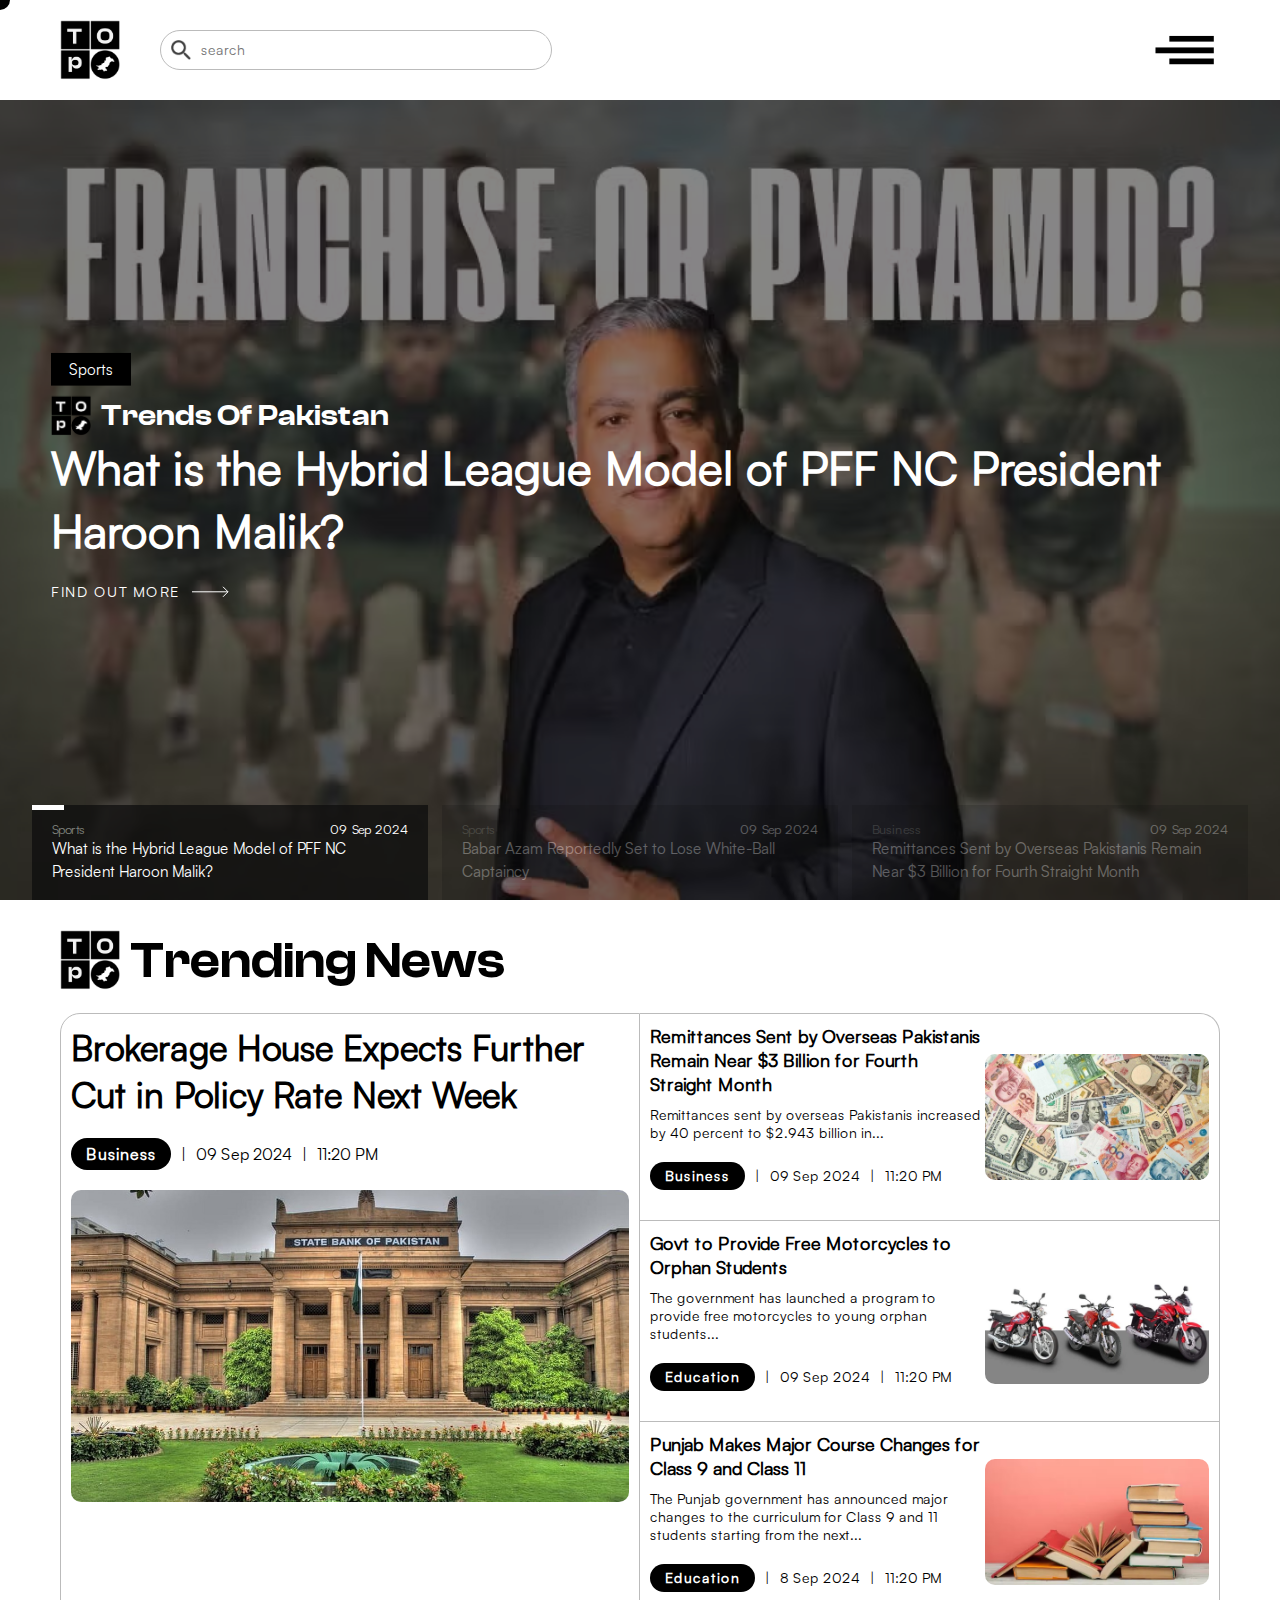
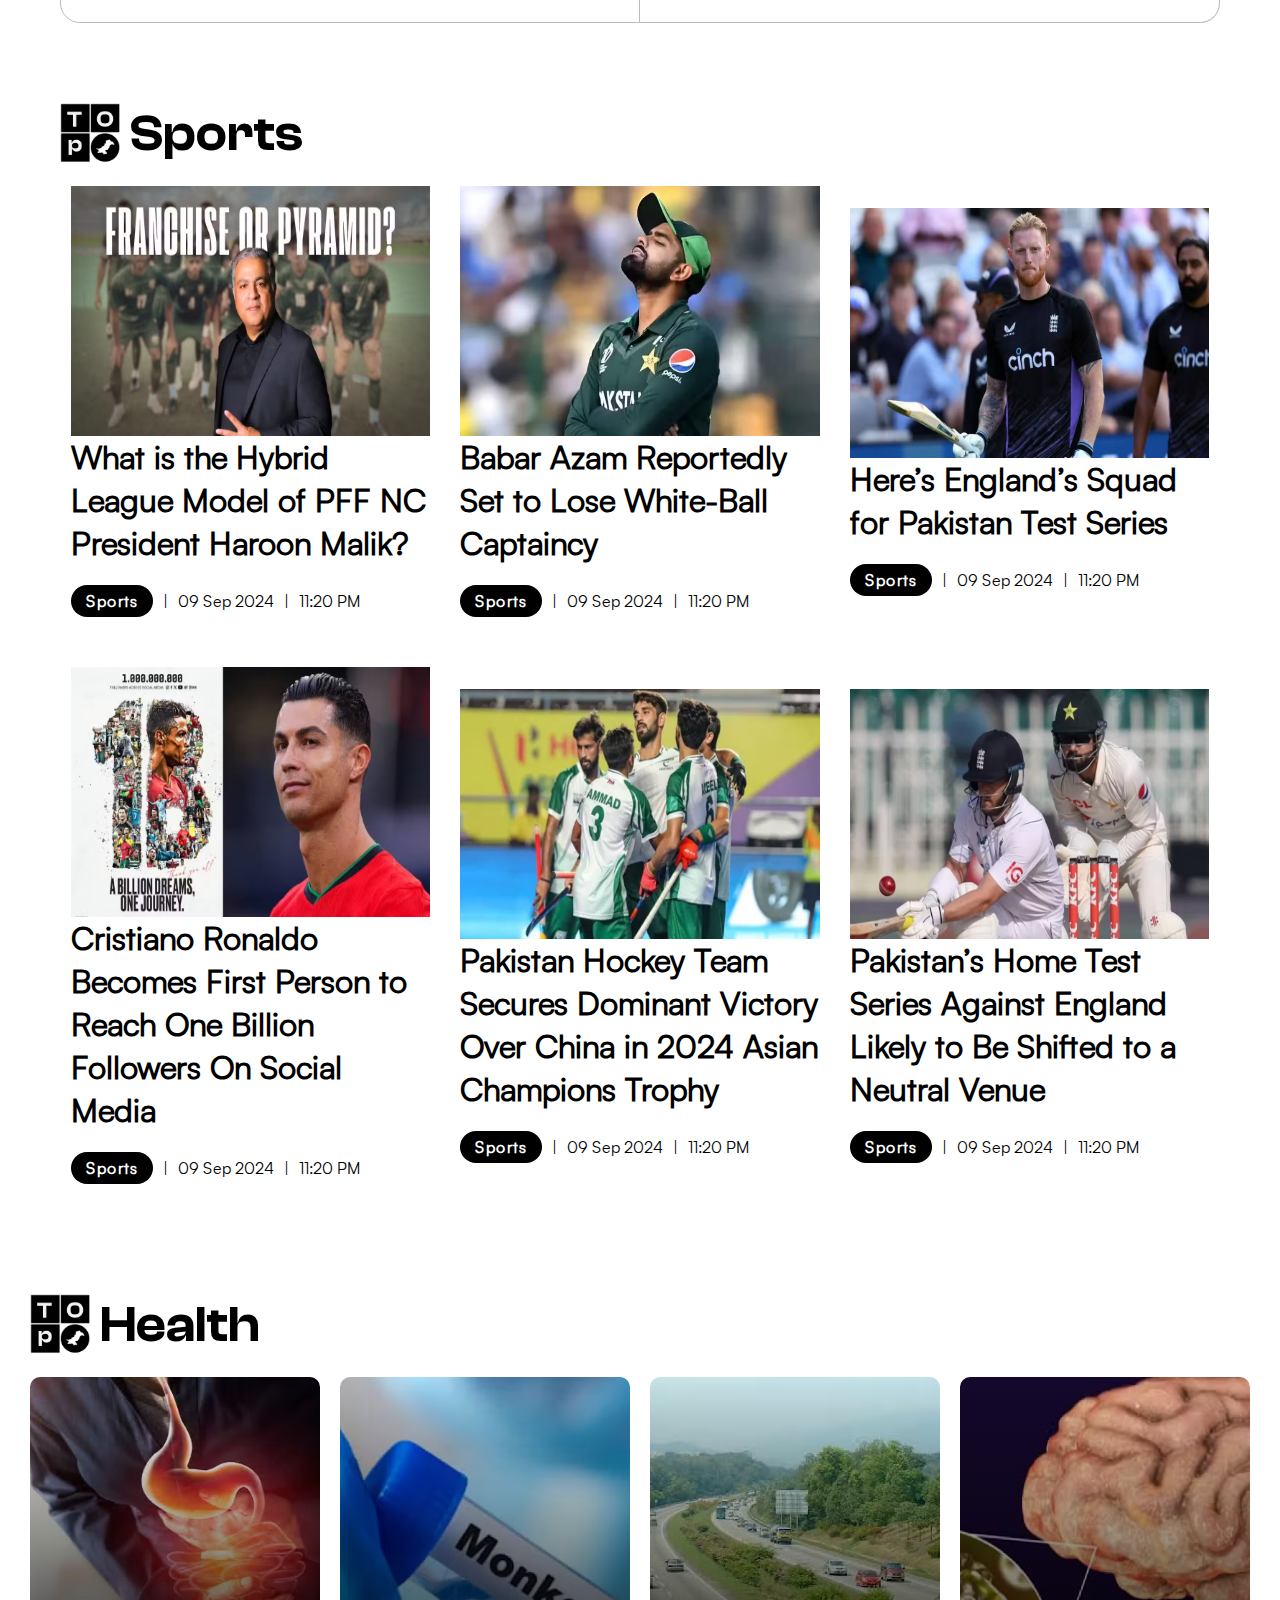
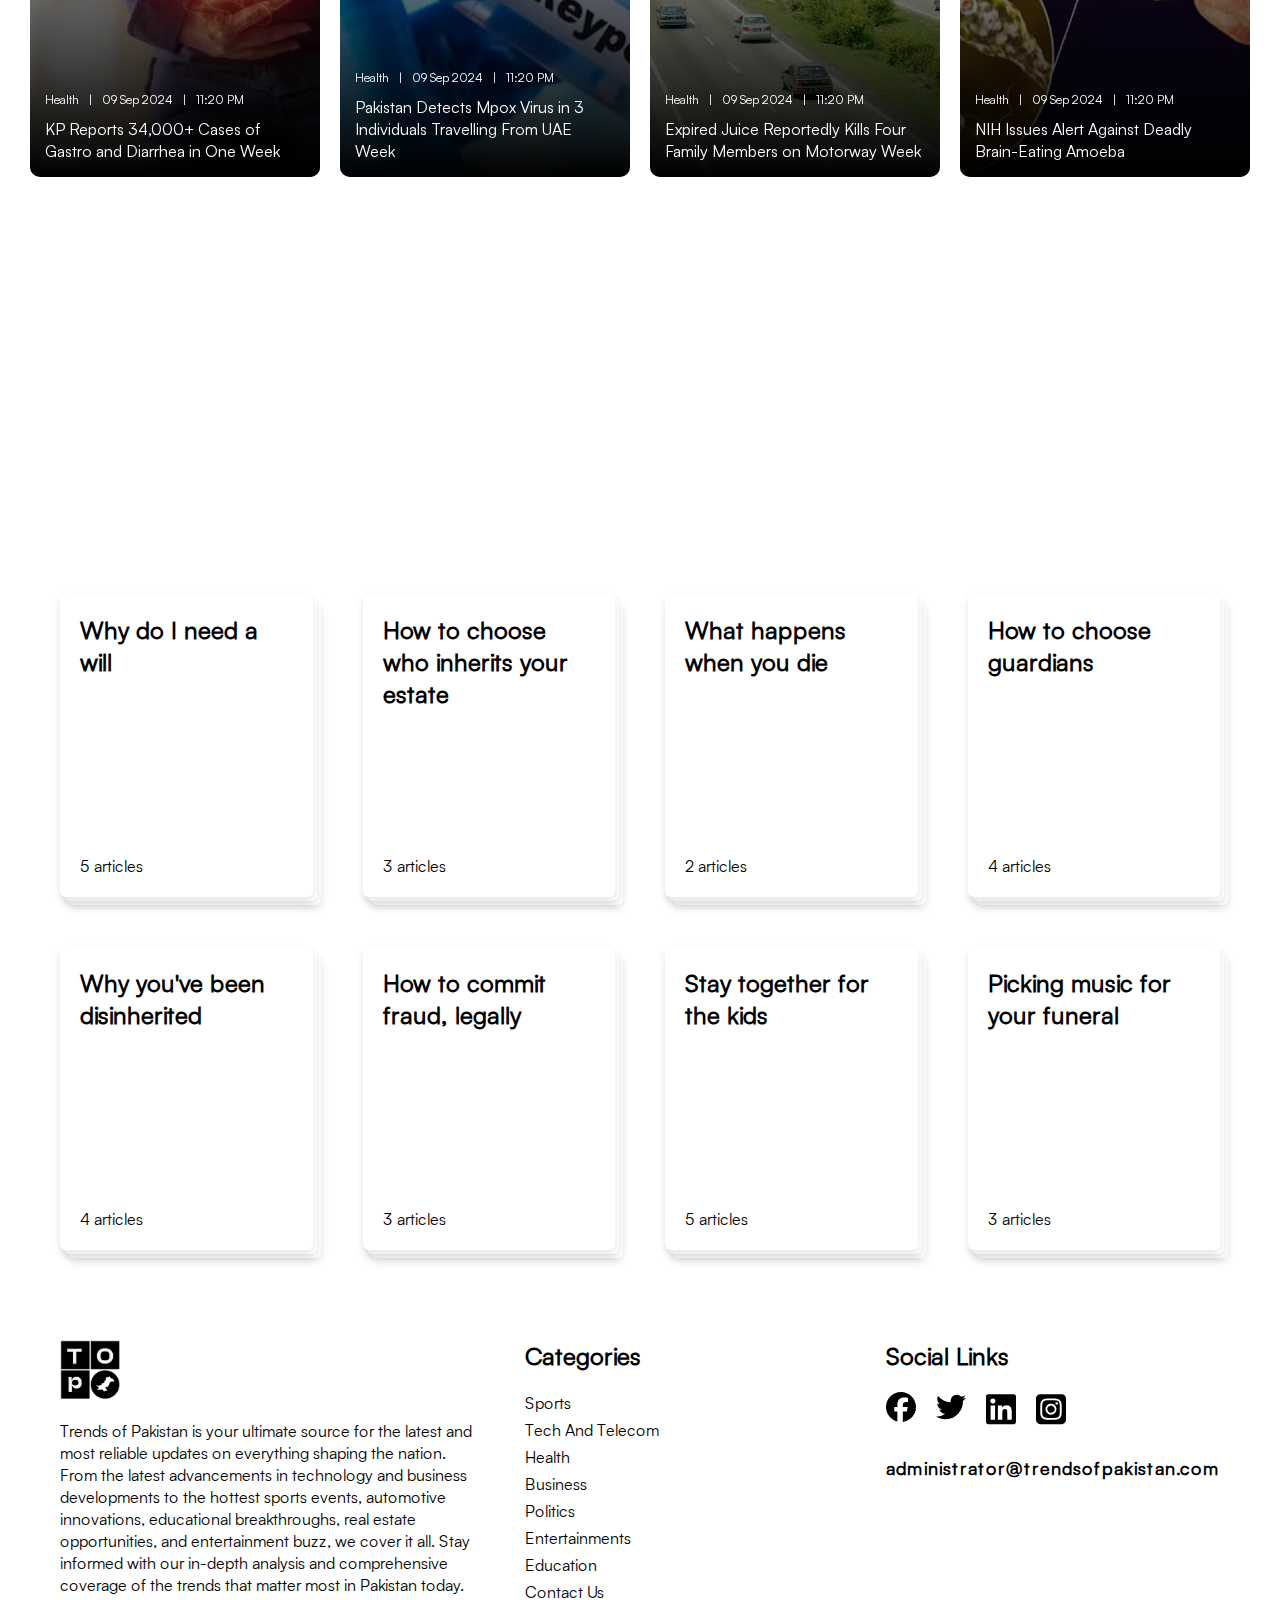
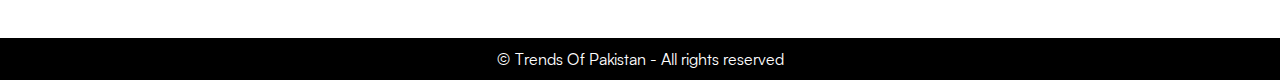
<file: index.html>
<!DOCTYPE html <html lang="en">

<head>
  <meta charset="UTF-8" />
  <meta name="viewport" content="width=device-width, initial-scale=1.0" />
  <title>TOP - Trends Of Pakistan</title>
  <link rel="shortcut icon" href="/assets/img/favicon.png" type="image/x-icon" />
  <link rel="stylesheet" href="https://cdn.jsdelivr.net/npm/swiper@11/swiper-bundle.min.css" />
  <link rel="stylesheet" href="style.css" />
  <link rel="stylesheet" href="swiper.css">
  <link rel="stylesheet" href="carousel.css">
</head>

<body>
  <div class="cursor"></div>

  <div class="navbar-promax">
    <!-- header -->
    <div id="header">

      <div class="navbar-right">
        <div class="logo">
          <a href="/"> <img class="cursor-color" src="/assets/img/logo.png" alt="">
          </a>
        </div>

        <div class="serachDiv cursor-color">
          <div class="searchLogo">
            <img src="/assets/img/search.png" alt="" />
          </div>
          <input class="searchbar" type="search" placeholder="search" />
        </div>

      </div>

      <div class="menu-icon bar cursor-color">
        <img class="menu-icon-img" src="/assets/img/open-01.png" alt="">
      </div>
    </div>
    <!-- header end -->

    <!-- menu  -->
    <div class="nav-info">

      <div class="nav-blur"></div>
      <div class="nav-content">
        <div class="nav-close">

          <div class="logo">
            <!-- <img class="cursor-color" src="/assets/img/logo.png" alt=""> -->
          </div>

          <div class="menu-icon close cursor-color">
            <img src="/assets/img/close-01.png" alt="">
          </div>

        </div>

        <div class="nav-links">
          <ul class="nav-links-ul">
            <li class="nav-links-li"><a class="cursor-color nav-links-anchor" href="">Trending News</a></li>
            <li class="nav-links-li"><a class="cursor-color nav-links-anchor" href="/sports.html">Sports</a></li>
            <li class="nav-links-li"><a class="cursor-color nav-links-anchor" href="/health.html">Health</a></li>
            <li class="nav-links-li"><a class="cursor-color nav-links-anchor" href="/politics.html">politics</a></li>
            <li class="nav-links-li"><a class="cursor-color nav-links-anchor" href="/tech.html">Tech And Telecom</a>
            </li>
            <li class="nav-links-li"><a class="cursor-color nav-links-anchor"
                href="/entertainments.html">entertainment</a></li>
            <li class="nav-links-li"><a class="cursor-color nav-links-anchor" href="/education.html">education</a></li>
            <li class="nav-links-li"><a class="cursor-color nav-links-anchor" href="/business.html">Business</a></li>
            <li class="nav-links-li"><a class="cursor-color nav-links-anchor" href="/contact.html">Contact Us</a></li>

          </ul>
        </div>
      </div>

    </div>
    <!-- menu end  -->
  </div>

  <section class="top-carousel">
    <div class="carousel">
      <div class="progress-bar progress-bar--primary hide-on-desktop">
        <div class="progress-bar__fill"></div>
      </div>

      <header class="main-post-wrapper">
        <div class="slides">
          <article class="main-post main-post--active">
            <div class="main-post__image">
              <img src="/assets/img/circket.avif" alt="" loading="lazy" />
            </div>
            <div class="main-post__content">
              <div class="main-post__tag-wrapper">
                <span class="main-post__tag">Sports</span>
              </div>

              <div class="carousel-brand">
                <div class="carousel-brand-logo"><img class="carousel-logo" src="/assets/img/logo.png" alt=""></div>
                <div class="carousel-brand-head">
                  <h1 class="carousel-head">Trends Of Pakistan</h1>
                </div>
              </div>

              <h1 class="main-post__title">
                What is the Hybrid League Model of PFF NC President Haroon Malik?
              </h1>
              <a class="main-post__link" href="#">
                <span class="main-post__link-text">find out more</span>
                <svg class="main-post__link-icon main-post__link-icon--arrow" width="37" height="12" viewBox="0 0 37 12"
                  fill="none" xmlns="http://www.w3.org/2000/svg">
                  <path d="M0 6H36.0001M36.0001 6L31.0001 1M36.0001 6L31.0001 11" stroke="white" />
                </svg>
              </a>
            </div>
          </article>
          <article class="main-post main-post--not-active">
            <div class="main-post__image">
              <img src="/assets/img/babar.avif" alt="" loading="lazy" />
            </div>
            <div class="main-post__content">

              <div class="main-post__tag-wrapper">
                <span class="main-post__tag">Sports</span>
              </div>

              <div class="carousel-brand">
                <div class="carousel-brand-logo"><img class="carousel-logo" src="/assets/img/logo.png" alt=""></div>
                <div class="carousel-brand-head">
                  <h1 class="carousel-head">Trends Of Pakistan</h1>
                </div>
              </div>

              <h1 class="main-post__title">
                Babar Azam Reportedly Set to Lose White-Ball Captaincy
              </h1>
              <a class="main-post__link" href="#"></a>
              <span class="main-post__link-text">find out more</span>
              <svg class="main-post__link-icon main-post__link-icon--arrow" width="37" height="12" viewBox="0 0 37 12"
                fill="none" xmlns="http://www.w3.org/2000/svg">
                <path d="M0 6H36.0001M36.0001 6L31.0001 1M36.0001 6L31.0001 11" stroke="white" />
              </svg>
              </a>
            </div>
          </article>
          <article class="main-post main-post--not-active">
            <div class="main-post__image">
              <img src="/assets/img/currency img.jpg"
                alt="Remittances Sent by Overseas Pakistanis Remain Near $3 Billion for Fourth Straight Month"
                loading="lazy" />
            </div>
            <div class="main-post__content">
              <div class="main-post__tag-wrapper">
                <span class="main-post__tag">Business</span>
              </div>

              <div class="carousel-brand">
                <div class="carousel-brand-logo"><img class="carousel-logo" src="/assets/img/logo.png" alt=""></div>
                <div class="carousel-brand-head">
                  <h1 class="carousel-head">Trends Of Pakistan</h1>
                </div>
              </div>

              <h1 class="main-post__title">
                Remittances Sent by Overseas Pakistanis Remain Near $3 Billion for Fourth Straight Month
              </h1>
              <a class="main-post__link" href="#">
                <span class="main-post__link-text">find out more</span>
                <svg class="main-post__link-icon main-post__link-icon--arrow" width="37" height="12" viewBox="0 0 37 12"
                  fill="none" xmlns="http://www.w3.org/2000/svg">
                  <path d="M0 6H36.0001M36.0001 6L31.0001 1M36.0001 6L31.0001 11" stroke="white" />
                </svg>
              </a>
            </div>
          </article>
        </div>
      </header>

      <div class="posts-wrapper hide-on-mobile">
        <article class="post post--active">
          <div class="progress-bar">
            <div class="progress-bar__fill"></div>
          </div>
          <header class="post__header">
            <span class="post__tag">Sports</span>
            <p class="post__published">09 Sep 2024</p>
          </header>
          <h2 class="post__title">
            What is the Hybrid League Model of PFF NC President Haroon Malik?
          </h2>
        </article>
        <article class="post">
          <div class="progress-bar">
            <div class="progress-bar__fill"></div>
          </div>
          <header class="post__header">
            <span class="post__tag">Sports</span>
            <p class="post__published">09 Sep 2024</p>
          </header>
          <h2 class="post__title">
            Babar Azam Reportedly Set to Lose White-Ball Captaincy
          </h2>
        </article>
        <article class="post">
          <div class="progress-bar">
            <div class="progress-bar__fill"></div>
          </div>
          <header class="post__header">
            <span class="post__tag">Business</span>
            <p class="post__published">09 Sep 2024</p>
          </header>
          <h2 class="post__title">
            Remittances Sent by Overseas Pakistanis Remain Near $3 Billion for Fourth Straight Month
          </h2>
        </article>
      </div>
    </div>
  </section>

  <section class="top-news-section trend-news-section">

    <div class="news-topic-div">
      <img class="news-topic-logo" src="/assets/img/logo.png" alt="">
      <h1 class="category-title news-topic-heading cursor-none">Trending News</h1>
    </div>

    <div class="trend-news">
      <div class="trend-news-left cursor-color">
        <h1 class="trend-news-left-title">
          Brokerage House Expects Further Cut in Policy Rate Next Week
        </h1>
        <div class="timeDate">
          <p class="timeDate-category"><a href="/business.html">Business</a></p>
          <p>|</p>
          <p>09 Sep 2024</p>
          <p>|</p>
          <p>11:20 PM</p>
        </div>
        <div class="imageDiv">
          <img src="/assets/img/bank img.jpg" alt="" />
        </div>
      </div>

      <div class="trend-news-right cursor-color">
        <div class="trend-news-side">
          <div class="trend-news-side-content">
            <h1 class="trend-news-side-content-title">
              Remittances Sent by Overseas Pakistanis Remain Near $3 Billion for Fourth Straight Month
            </h1>
            <p class="trend-news-side-content-para">
              Remittances sent by overseas Pakistanis increased by 40 percent to $2.943 billion in...
            </p>
            <div class="timeDate timeDate-side">
              <p class="timeDate-category">
                <a href="business.html">Business</a>
              </p>
              <p>|</p>
              <p>09 Sep 2024</p>
              <p>|</p>
              <p>11:20 PM</p>
            </div>
          </div>
          <div class="trend-news-side-img">
            <img src="/assets/img/currency img.jpg" alt="" />
          </div>
        </div>

        <div class="trend-news-side">
          <div class="trend-news-side-content">
            <h1 class="trend-news-side-content-title">
              Govt to Provide Free Motorcycles to Orphan Students
            </h1>
            <p class="trend-news-side-content-para">
              The government has launched a program to provide free motorcycles to young orphan students...
            </p>
            <div class="timeDate timeDate-side">
              <p class="timeDate-category">
                <a href="/education.html">Education</a>
              </p>
              <p>|</p>
              <p>09 Sep 2024</p>
              <p>|</p>
              <p>11:20 PM</p>
            </div>
          </div>
          <div class="trend-news-side-img">
            <img src="/assets/img/bike.jpg" alt="" />
          </div>
        </div>

        <div class="trend-news-side trend-news-side-last">
          <div class="trend-news-side-content">
            <h1 class="trend-news-side-content-title">
              Punjab Makes Major Course Changes for Class 9 and Class 11
            </h1>
            <p class="trend-news-side-content-para">
              The Punjab government has announced major changes to the curriculum for Class 9 and 11 students starting
              from the next...
            </p>
            <div class="timeDate timeDate-side">
              <p class="timeDate-category">
                <a href="/education.html">Education</a>
              </p>
              <p>|</p>
              <p>8 Sep 2024</p>
              <p>|</p>
              <p>11:20 PM</p>
            </div>
          </div>
          <div class="trend-news-side-img">
            <img src="/assets/img/books-.jpg.avif" alt="" />
          </div>
        </div>
      </div>
    </div>
  </section>

  <section class="top-news-section sports-news-section">

    <div class="news-topic-div">
      <img class="news-topic-logo" src="/assets/img/logo.png" alt="">
      <h1 class="category-title cursor-none">Sports</h1>
    </div>

    <div class="news-cards">

      <div class="news-single-card">
        <div class="news-single-card-img"><img class="newsCard-img" src="/assets/img/circket.avif" alt=""></div>
        <div class="news-single-card-h1-div">
          <h1 class="news-single-card-h1">What is the Hybrid League Model of PFF NC President Haroon Malik?</h1>
        </div>
        <div class="timeDate timeDate-card">
          <p class="timeDate-category"><a href="/sports.html">Sports</a></p>
          <p>|</p>
          <p>09 Sep 2024</p>
          <p>|</p>
          <p>11:20 PM</p>
        </div>
      </div>

      <div class="news-single-card">
        <div class="news-single-card-img"><img class="newsCard-img" src="/assets/img/babar.avif" alt=""></div>
        <div class="news-single-card-h1-div">
          <h1 class="news-single-card-h1">Babar Azam Reportedly Set to Lose White-Ball Captaincy</h1>
        </div>
        <div class="timeDate timeDate-card">
          <p class="timeDate-category"><a href="/sports.html">Sports</a></p>
          <p>|</p>
          <p>09 Sep 2024</p>
          <p>|</p>
          <p>11:20 PM</p>
        </div>
      </div>

      <div class="news-single-card">
        <div class="news-single-card-img"><img class="newsCard-img" src="/assets/img/england-team.jpg.avif" alt="">
        </div>
        <div class="news-single-card-h1-div">
          <h1 class="news-single-card-h1">Here’s England’s Squad for Pakistan Test Series</h1>
        </div>
        <div class="timeDate timeDate-card">
          <p class="timeDate-category"><a href="/sports.html">Sports</a></p>
          <p>|</p>
          <p>09 Sep 2024</p>
          <p>|</p>
          <p>11:20 PM</p>
        </div>
      </div>

      <div class="news-single-card">
        <div class="news-single-card-img"><img class="newsCard-img" src="/assets/img/ronaldo-1.jpg.avif" alt=""></div>
        <div class="news-single-card-h1-div">
          <h1 class="news-single-card-h1">Cristiano Ronaldo Becomes First Person to Reach One Billion Followers On
            Social Media</h1>
        </div>
        <div class="timeDate timeDate-card">
          <p class="timeDate-category"><a href="/sports.html">Sports</a></p>
          <p>|</p>
          <p>09 Sep 2024</p>
          <p>|</p>
          <p>11:20 PM</p>
        </div>
      </div>

      <div class="news-single-card">
        <div class="news-single-card-img"><img class="newsCard-img" src="/assets/img/hockey-2.jpg.avif" alt=""></div>
        <div class="news-single-card-h1-div">
          <h1 class="news-single-card-h1">Pakistan Hockey Team Secures Dominant Victory Over China in 2024 Asian
            Champions Trophy</h1>
        </div>
        <div class="timeDate timeDate-card">
          <p class="timeDate-category"><a href="/sports.html">Sports</a></p>
          <p>|</p>
          <p>09 Sep 2024</p>
          <p>|</p>
          <p>11:20 PM</p>
        </div>
      </div>

      <div class="news-single-card">
        <div class="news-single-card-img"><img class="newsCard-img" src="/assets/img/england-vs-pak.jpg.avif" alt="">
        </div>
        <div class="news-single-card-h1-div">
          <h1 class="news-single-card-h1">Pakistan’s Home Test Series Against England Likely to Be Shifted to a Neutral
            Venue</h1>
        </div>
        <div class="timeDate timeDate-card">
          <p class="timeDate-category"><a href="/sports.html">Sports</a></p>
          <p>|</p>
          <p>09 Sep 2024</p>
          <p>|</p>
          <p>11:20 PM</p>
        </div>
      </div>

    </div>

  </section>

  <section class="swiper-news">

    <div class="news-topic-div">
      <img class="news-topic-logo" src="/assets/img/logo.png" alt="">
      <h1 class="category-title news-topic-heading cursor-none">Health</h1>
    </div>

    <div class="swiper mySwiper">
      <div class="swiper-wrapper">

        <div class="swiper-slide">

          <div class="swiper-img-div">
            <img class="swiper-img" src="/assets/img/epidemic.jpg.avif" alt="">
          </div>

          <div class="swiper-shade">
          </div>

          <div class="swiper-inner-content">
            <div class="swiper-date">
              <p><a href="/health.html">Health</a></p>
              <p>|</p>
              <p>09 Sep 2024</p>
              <p>|</p>
              <p>11:20 PM</p>
            </div>

            <div class="swiper-news-heading">
              <h1>KP Reports 34,000+ Cases of Gastro and Diarrhea in One Week
              </h1>
            </div>
          </div>

        </div>

        <div class="swiper-slide">

          <div class="swiper-img-div">
            <img class="swiper-img" src="/assets/img/IMG_9455.jpeg.avif" alt="">
          </div>

          <div class="swiper-shade">
          </div>

          <div class="swiper-inner-content">
            <div class="swiper-date">
              <p><a href="/health.html">Health</a></p>
              <p>|</p>
              <p>09 Sep 2024</p>
              <p>|</p>
              <p>11:20 PM</p>
            </div>

            <div class="swiper-news-heading">
              <h1>Pakistan Detects Mpox Virus in 3 Individuals Travelling From UAE
                Week
              </h1>
            </div>
          </div>

        </div>

        <div class="swiper-slide">

          <div class="swiper-img-div">
            <img class="swiper-img" src="/assets/img/Lahore-Sialkot-Motorway.jpg.avif" alt="">
          </div>

          <div class="swiper-shade">
          </div>

          <div class="swiper-inner-content">
            <div class="swiper-date">
              <p><a href="/health.html">Health</a></p>
              <p>|</p>
              <p>09 Sep 2024</p>
              <p>|</p>
              <p>11:20 PM</p>
            </div>

            <div class="swiper-news-heading">
              <h1>Expired Juice Reportedly Kills Four Family Members on Motorway
                Week
              </h1>
            </div>
          </div>

        </div>

        <div class="swiper-slide">

          <div class="swiper-img-div">
            <img class="swiper-img" src="/assets/img/IMG_6650.jpeg.avif" alt="">
          </div>

          <div class="swiper-shade">
          </div>

          <div class="swiper-inner-content">
            <div class="swiper-date">
              <p><a href="/health.html">Health</a></p>
              <p>|</p>
              <p>09 Sep 2024</p>
              <p>|</p>
              <p>11:20 PM</p>
            </div>

            <div class="swiper-news-heading">
              <h1>NIH Issues Alert Against Deadly Brain-Eating Amoeba
              </h1>
            </div>
          </div>

        </div>

        <div class="swiper-slide">

          <div class="swiper-img-div">
            <img class="swiper-img" src="/assets/img/contaminated-water.jpg.avif" alt="">
          </div>

          <div class="swiper-shade">
          </div>

          <div class="swiper-inner-content">
            <div class="swiper-date">
              <p><a href="/health.html">Health</a></p>
              <p>|</p>
              <p>09 Sep 2024</p>
              <p>|</p>
              <p>11:20 PM</p>
            </div>

            <div class="swiper-news-heading">
              <h1>61% of Drinking Water in Dozens of Pakistani Cities Found Unsafe
              </h1>
            </div>
          </div>

        </div>

        <div class="swiper-slide">

          <div class="swiper-img-div">
            <img class="swiper-img" src="/assets/img/PIMS-3.jpg.avif" alt="">
          </div>

          <div class="swiper-shade">
          </div>

          <div class="swiper-inner-content">
            <div class="swiper-date">
              <p><a href="/health.html">Health</a></p>
              <p>|</p>
              <p>09 Sep 2024</p>
              <p>|</p>
              <p>11:20 PM</p>
            </div>

            <div class="swiper-news-heading">
              <h1>Health Card Treatment at PIMS Islamabad Faces Suspension
              </h1>
            </div>
          </div>

        </div>

        <div class="swiper-slide">

          <div class="swiper-img-div">
            <img class="swiper-img" src="/assets/img/drugs.webp" alt="">
          </div>

          <div class="swiper-shade">
          </div>

          <div class="swiper-inner-content">
            <div class="swiper-date">
              <p><a href="/health.html">Health</a></p>
              <p>|</p>
              <p>09 Sep 2024</p>
              <p>|</p>
              <p>11:20 PM</p>
            </div>

            <div class="swiper-news-heading">
              <h1>Fake NGO Workers Caught Selling Drugs in Universities
              </h1>
            </div>
          </div>

        </div>

        <div class="swiper-slide">

          <div class="swiper-img-div">
            <img class="swiper-img" src="/assets/img/congo-fever.jpg.avif" alt="">
          </div>

          <div class="swiper-shade">
          </div>

          <div class="swiper-inner-content">
            <div class="swiper-date">
              <p><a href="/health.html">Health</a></p>
              <p>|</p>
              <p>09 Sep 2024</p>
              <p>|</p>
              <p>11:20 PM</p>
            </div>

            <div class="swiper-news-heading">
              <h1>Karachi Reports First Congo Virus Case of 2024
              </h1>
            </div>
          </div>

        </div>

        <div class="swiper-slide">
          <div class="swiper-seeMore cursor-color-white">
            <a href="/sports.html" class="cursor-color-none">See More</a>
          </div>
        </div>

      </div>
    </div>
    <div class="swiper-pagination"></div>
    </div>

  </section>

  <div class="multicard-container">
    <div class="card" style="--cards:3">
      <div class="child">
        <h2>Why do I need a will</h2>
        <p>5 articles</p>
      </div>
      <div class="child"></div>
      <div class="child"></div>
    </div>
    <div class="card" style="--cards:3">
      <div class="child">
        <h2>How to choose who inherits your estate</h2>
        <p>3 articles</p>
      </div>
      <div class="child"></div>
      <div class="child"></div>
    </div>
    <div class="card" style="--cards:3">
      <div class="child">
        <h2>What happens when you die</h2>
        <p>2 articles</p>
      </div>
      <div class="child"></div>
      <div class="child"></div>
    </div>
    <div class="card" style="--cards:3">
      <div class="child">
        <h2>How to choose guardians</h2>
        <p>4 articles</p>
      </div>
      <div class="child"></div>
      <div class="child"></div>
    </div>
    <div class="card" style="--cards:3">
      <div class="child">
        <h2>Why you've been disinherited</h2>
        <p>4 articles</p>
      </div>
      <div class="child"></div>
      <div class="child"></div>
    </div>
    <div class="card" style="--cards:3">
      <div class="child">
        <h2>How to commit fraud, legally</h2>
        <p>3 articles</p>
      </div>
      <div class="child"></div>
      <div class="child"></div>
    </div>
    <div class="card" style="--cards:3">
      <div class="child">
        <h2>Stay together for the kids</h2>
        <p>5 articles</p>
      </div>
      <div class="child"></div>
      <div class="child"></div>
    </div>
    <div class="card" style="--cards:3">
      <div class="child">
        <h2>Picking music for your funeral</h2>
        <p>3 articles</p>
      </div>
      <div class="child"></div>
      <div class="child"></div>
    </div>
  </div>

  <footer>

    <div class="footer-div footer-div-2">
      <img class="footer-logo" src="/assets/img/logo.png" alt="">
      <p class="footer-para">Trends of Pakistan is your ultimate source for the latest and most reliable updates on
        everything shaping the
        nation. From the latest advancements in technology and business developments to the hottest sports events,
        automotive innovations, educational breakthroughs, real estate opportunities, and entertainment buzz, we cover
        it all. Stay informed with our in-depth analysis and comprehensive coverage of the trends that matter most in
        Pakistan today.</p>
    </div>

    <div class="footer-div">

      <h1 class="footer-h1">Categories</h1>

      <div class="footer-link-div">
        <p class="footer-link"><a class="footer-anchor" href="/category/sports/">Sports</a></p>
        <p class="footer-link"><a class="footer-anchor" href="/category/tech-and-telecom/">Tech And Telecom</a></p>
        <p class="footer-link"><a class="footer-anchor" href="/category/health/">Health</a></p>
        <p class="footer-link"><a class="footer-anchor" href="/category/business/">Business</a></p>
        <p class="footer-link"><a class="footer-anchor" href="/category/politics/">Politics</a></p>
        <p class="footer-link"><a class="footer-anchor" href="/category/entertainment/">Entertainments</a></p>
        <p class="footer-link"><a class="footer-anchor" href="/category/education">Education</a></p>
        <p class="footer-link"><a class="footer-anchor" href="/contact-us/">Contact Us</a></p>
      </div>
    </div>

    <div class="footer-div">
      <h1 class="footer-h1">Social Links</h1>

      <div class="footer-social-links">
        <a href="/" class="footer-social-anchor">
          <svg xmlns="http://www.w3.org/2000/svg"
            viewBox="0 0 512 512"><!--!Font Awesome Free 6.6.0 by @fontawesome - https://fontawesome.com License - https://fontawesome.com/license/free Copyright 2024 Fonticons, Inc.-->
            <path
              d="M512 256C512 114.6 397.4 0 256 0S0 114.6 0 256C0 376 82.7 476.8 194.2 504.5V334.2H141.4V256h52.8V222.3c0-87.1 39.4-127.5 125-127.5c16.2 0 44.2 3.2 55.7 6.4V172c-6-.6-16.5-1-29.6-1c-42 0-58.2 15.9-58.2 57.2V256h83.6l-14.4 78.2H287V510.1C413.8 494.8 512 386.9 512 256h0z" />
          </svg>
        </a>

        <a href="/" class="footer-social-anchor">
          <svg xmlns="http://www.w3.org/2000/svg"
            viewBox="0 0 512 512"><!--!Font Awesome Free 6.6.0 by @fontawesome - https://fontawesome.com License - https://fontawesome.com/license/free Copyright 2024 Fonticons, Inc.-->
            <path
              d="M459.4 151.7c.3 4.5 .3 9.1 .3 13.6 0 138.7-105.6 298.6-298.6 298.6-59.5 0-114.7-17.2-161.1-47.1 8.4 1 16.6 1.3 25.3 1.3 49.1 0 94.2-16.6 130.3-44.8-46.1-1-84.8-31.2-98.1-72.8 6.5 1 13 1.6 19.8 1.6 9.4 0 18.8-1.3 27.6-3.6-48.1-9.7-84.1-52-84.1-103v-1.3c14 7.8 30.2 12.7 47.4 13.3-28.3-18.8-46.8-51-46.8-87.4 0-19.5 5.2-37.4 14.3-53 51.7 63.7 129.3 105.3 216.4 109.8-1.6-7.8-2.6-15.9-2.6-24 0-57.8 46.8-104.9 104.9-104.9 30.2 0 57.5 12.7 76.7 33.1 23.7-4.5 46.5-13.3 66.6-25.3-7.8 24.4-24.4 44.8-46.1 57.8 21.1-2.3 41.6-8.1 60.4-16.2-14.3 20.8-32.2 39.3-52.6 54.3z" />
          </svg>
        </a>

        <a href="/" class="footer-social-anchor">
          <svg xmlns="http://www.w3.org/2000/svg"
            viewBox="0 0 448 512"><!--!Font Awesome Free 6.6.0 by @fontawesome - https://fontawesome.com License - https://fontawesome.com/license/free Copyright 2024 Fonticons, Inc.-->
            <path
              d="M416 32H31.9C14.3 32 0 46.5 0 64.3v383.4C0 465.5 14.3 480 31.9 480H416c17.6 0 32-14.5 32-32.3V64.3c0-17.8-14.4-32.3-32-32.3zM135.4 416H69V202.2h66.5V416zm-33.2-243c-21.3 0-38.5-17.3-38.5-38.5S80.9 96 102.2 96c21.2 0 38.5 17.3 38.5 38.5 0 21.3-17.2 38.5-38.5 38.5zm282.1 243h-66.4V312c0-24.8-.5-56.7-34.5-56.7-34.6 0-39.9 27-39.9 54.9V416h-66.4V202.2h63.7v29.2h.9c8.9-16.8 30.6-34.5 62.9-34.5 67.2 0 79.7 44.3 79.7 101.9V416z" />
          </svg>
        </a>

        <a href="/" class="footer-social-anchor">
          <svg xmlns="http://www.w3.org/2000/svg"
            viewBox="0 0 448 512"><!--!Font Awesome Free 6.6.0 by @fontawesome - https://fontawesome.com License - https://fontawesome.com/license/free Copyright 2024 Fonticons, Inc.-->
            <path
              d="M194.4 211.7a53.3 53.3 0 1 0 59.3 88.7 53.3 53.3 0 1 0 -59.3-88.7zm142.3-68.4c-5.2-5.2-11.5-9.3-18.4-12c-18.1-7.1-57.6-6.8-83.1-6.5c-4.1 0-7.9 .1-11.2 .1c-3.3 0-7.2 0-11.4-.1c-25.5-.3-64.8-.7-82.9 6.5c-6.9 2.7-13.1 6.8-18.4 12s-9.3 11.5-12 18.4c-7.1 18.1-6.7 57.7-6.5 83.2c0 4.1 .1 7.9 .1 11.1s0 7-.1 11.1c-.2 25.5-.6 65.1 6.5 83.2c2.7 6.9 6.8 13.1 12 18.4s11.5 9.3 18.4 12c18.1 7.1 57.6 6.8 83.1 6.5c4.1 0 7.9-.1 11.2-.1c3.3 0 7.2 0 11.4 .1c25.5 .3 64.8 .7 82.9-6.5c6.9-2.7 13.1-6.8 18.4-12s9.3-11.5 12-18.4c7.2-18 6.8-57.4 6.5-83c0-4.2-.1-8.1-.1-11.4s0-7.1 .1-11.4c.3-25.5 .7-64.9-6.5-83l0 0c-2.7-6.9-6.8-13.1-12-18.4zm-67.1 44.5A82 82 0 1 1 178.4 324.2a82 82 0 1 1 91.1-136.4zm29.2-1.3c-3.1-2.1-5.6-5.1-7.1-8.6s-1.8-7.3-1.1-11.1s2.6-7.1 5.2-9.8s6.1-4.5 9.8-5.2s7.6-.4 11.1 1.1s6.5 3.9 8.6 7s3.2 6.8 3.2 10.6c0 2.5-.5 5-1.4 7.3s-2.4 4.4-4.1 6.2s-3.9 3.2-6.2 4.2s-4.8 1.5-7.3 1.5l0 0c-3.8 0-7.5-1.1-10.6-3.2zM448 96c0-35.3-28.7-64-64-64H64C28.7 32 0 60.7 0 96V416c0 35.3 28.7 64 64 64H384c35.3 0 64-28.7 64-64V96zM357 389c-18.7 18.7-41.4 24.6-67 25.9c-26.4 1.5-105.6 1.5-132 0c-25.6-1.3-48.3-7.2-67-25.9s-24.6-41.4-25.8-67c-1.5-26.4-1.5-105.6 0-132c1.3-25.6 7.1-48.3 25.8-67s41.5-24.6 67-25.8c26.4-1.5 105.6-1.5 132 0c25.6 1.3 48.3 7.1 67 25.8s24.6 41.4 25.8 67c1.5 26.3 1.5 105.4 0 131.9c-1.3 25.6-7.1 48.3-25.8 67z" />
          </svg>
        </a>
      </div>

      <div class="footer-mail-div">
        <a class="footer-mail" href="mailto:administrator@trendsofpakistan.com">administrator@trendsofpakistan.com</a>
      </div>
    </div>

  </footer>

  <div class="ref-div">
    <p class="ref-p">© Trends Of Pakistan - All rights reserved</p>
  </div>

  <script src="https://cdn.jsdelivr.net/npm/swiper@11/swiper-bundle.min.js"></script>
  <script src="script.js"></script>
</body>

</html>
</file>
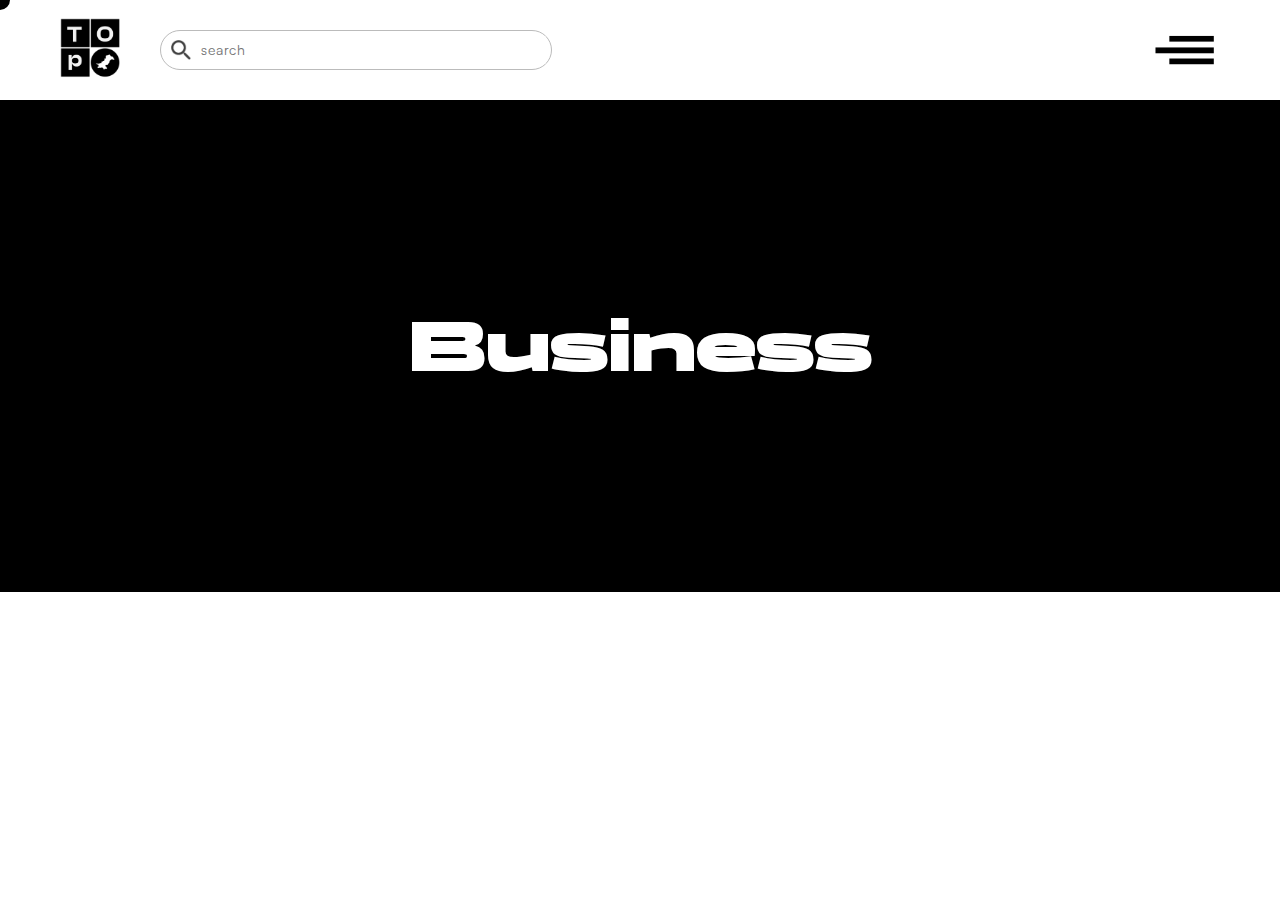
<file: business.html>
<!DOCTYPE html>
<html lang="en">

<head>
    <meta charset="UTF-8">
    <meta name="viewport" content="width=device-width, initial-scale=1.0">
    <title>Business - Trends Of Pakistan</title>
    <link rel="shortcut icon" href="/assets/img/favicon.png" type="image/x-icon" />
    <link rel="stylesheet" href="style.css" />
</head>

<body>

    <div class="cursor"></div>

    <div class="navbar-promax">
      <!-- header -->
      <div id="header">
  
        <div class="navbar-right">
          <div class="logo">
            <a href="/"> <img class="cursor-color" src="/assets/img/logo.png" alt="">
            </a>
          </div>
  
          <div class="serachDiv cursor-color">
            <div class="searchLogo">
              <img src="/assets/img/search.png" alt="" />
            </div>
            <input class="searchbar" type="search" placeholder="search" />
          </div>
  
        </div>
  
        <div class="menu-icon bar cursor-color">
          <img class="menu-icon-img" src="/assets/img/open-01.png" alt="">
        </div>
      </div>
      <!-- header end -->
  
      <!-- menu  -->
      <div class="nav-info">
  
        <div class="nav-blur"></div>
        <div class="nav-content">
          <div class="nav-close">
  
            <div class="logo">
              <!-- <img class="cursor-color" src="/assets/img/logo.png" alt=""> -->
            </div>
  
            <div class="menu-icon close cursor-color">
              <img src="/assets/img/close-01.png" alt="">
            </div>
  
          </div>
  
          <div class="nav-links">
            <ul class="nav-links-ul">
              <li class="nav-links-li"><a class="cursor-color nav-links-anchor" href="">Trending News</a></li>
              <li class="nav-links-li"><a class="cursor-color nav-links-anchor" href="/sports.html">Sports</a></li>
              <li class="nav-links-li"><a class="cursor-color nav-links-anchor" href="/health.html">Health</a></li>
              <li class="nav-links-li"><a class="cursor-color nav-links-anchor" href="/politics.html">politics</a></li>
              <li class="nav-links-li"><a class="cursor-color nav-links-anchor" href="/tech.html">Tech And Telecom</a>
              </li>
              <li class="nav-links-li"><a class="cursor-color nav-links-anchor"
                  href="/entertainments.html">entertainment</a></li>
              <li class="nav-links-li"><a class="cursor-color nav-links-anchor" href="/education.html">education</a></li>
              <li class="nav-links-li"><a class="cursor-color nav-links-anchor" href="/business.html">Business</a></li>
              <li class="nav-links-li"><a class="cursor-color nav-links-anchor" href="/contact.html">Contact Us</a></li>
  
            </ul>
          </div>
        </div>
  
      </div>
      <!-- menu end  -->
    </div>

    <section class="page-section-top cursor-color-white topic-text" data-img="/assets/img/business.png">
        <h1 class="page-section-top-h1">Business</h1>
    </section>


    <script src="script.js"></script>
</body>

</html>
</file>
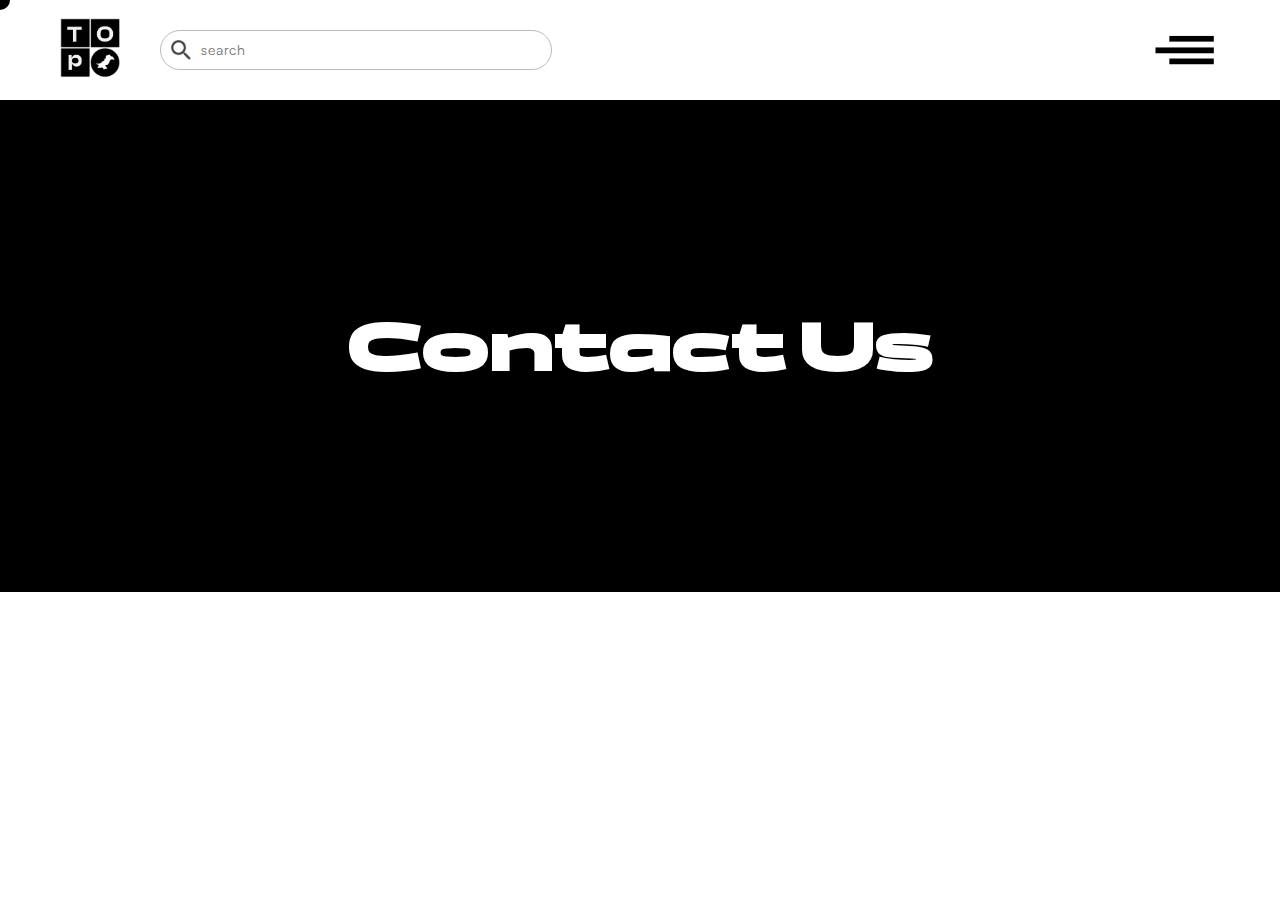
<file: contact.html>
<!DOCTYPE html>
<html lang="en">

<head>
    <meta charset="UTF-8">
    <meta name="viewport" content="width=device-width, initial-scale=1.0">
    <title> Contact Us - Trends Of Pakistan</title>
    <link rel="shortcut icon" href="/assets/img/favicon.png" type="image/x-icon" />
    <link rel="stylesheet" href="style.css" />
</head>

<body>

    <div class="cursor"></div>

    <div class="navbar-promax">
      <!-- header -->
      <div id="header">
  
        <div class="navbar-right">
          <div class="logo">
            <a href="/"> <img class="cursor-color" src="/assets/img/logo.png" alt="">
            </a>
          </div>
  
          <div class="serachDiv cursor-color">
            <div class="searchLogo">
              <img src="/assets/img/search.png" alt="" />
            </div>
            <input class="searchbar" type="search" placeholder="search" />
          </div>
  
        </div>
  
        <div class="menu-icon bar cursor-color">
          <img class="menu-icon-img" src="/assets/img/open-01.png" alt="">
        </div>
      </div>
      <!-- header end -->
  
      <!-- menu  -->
      <div class="nav-info">
  
        <div class="nav-blur"></div>
        <div class="nav-content">
          <div class="nav-close">
  
            <div class="logo">
              <!-- <img class="cursor-color" src="/assets/img/logo.png" alt=""> -->
            </div>
  
            <div class="menu-icon close cursor-color">
              <img src="/assets/img/close-01.png" alt="">
            </div>
  
          </div>
  
          <div class="nav-links">
            <ul class="nav-links-ul">
              <li class="nav-links-li"><a class="cursor-color nav-links-anchor" href="">Trending News</a></li>
              <li class="nav-links-li"><a class="cursor-color nav-links-anchor" href="/sports.html">Sports</a></li>
              <li class="nav-links-li"><a class="cursor-color nav-links-anchor" href="/health.html">Health</a></li>
              <li class="nav-links-li"><a class="cursor-color nav-links-anchor" href="/politics.html">politics</a></li>
              <li class="nav-links-li"><a class="cursor-color nav-links-anchor" href="/tech.html">Tech And Telecom</a>
              </li>
              <li class="nav-links-li"><a class="cursor-color nav-links-anchor"
                  href="/entertainments.html">entertainment</a></li>
              <li class="nav-links-li"><a class="cursor-color nav-links-anchor" href="/education.html">education</a></li>
              <li class="nav-links-li"><a class="cursor-color nav-links-anchor" href="/business.html">Business</a></li>
              <li class="nav-links-li"><a class="cursor-color nav-links-anchor" href="/contact.html">Contact Us</a></li>
  
            </ul>
          </div>
        </div>
  
      </div>
      <!-- menu end  -->
    </div>

    <section class="page-section-top cursor-color-white">
        <h1 class="page-section-top-h1 cursor-color-none">Contact Us</h1>
    </section>

    

    <script src="script.js"></script>
</body>

</html>
</file>
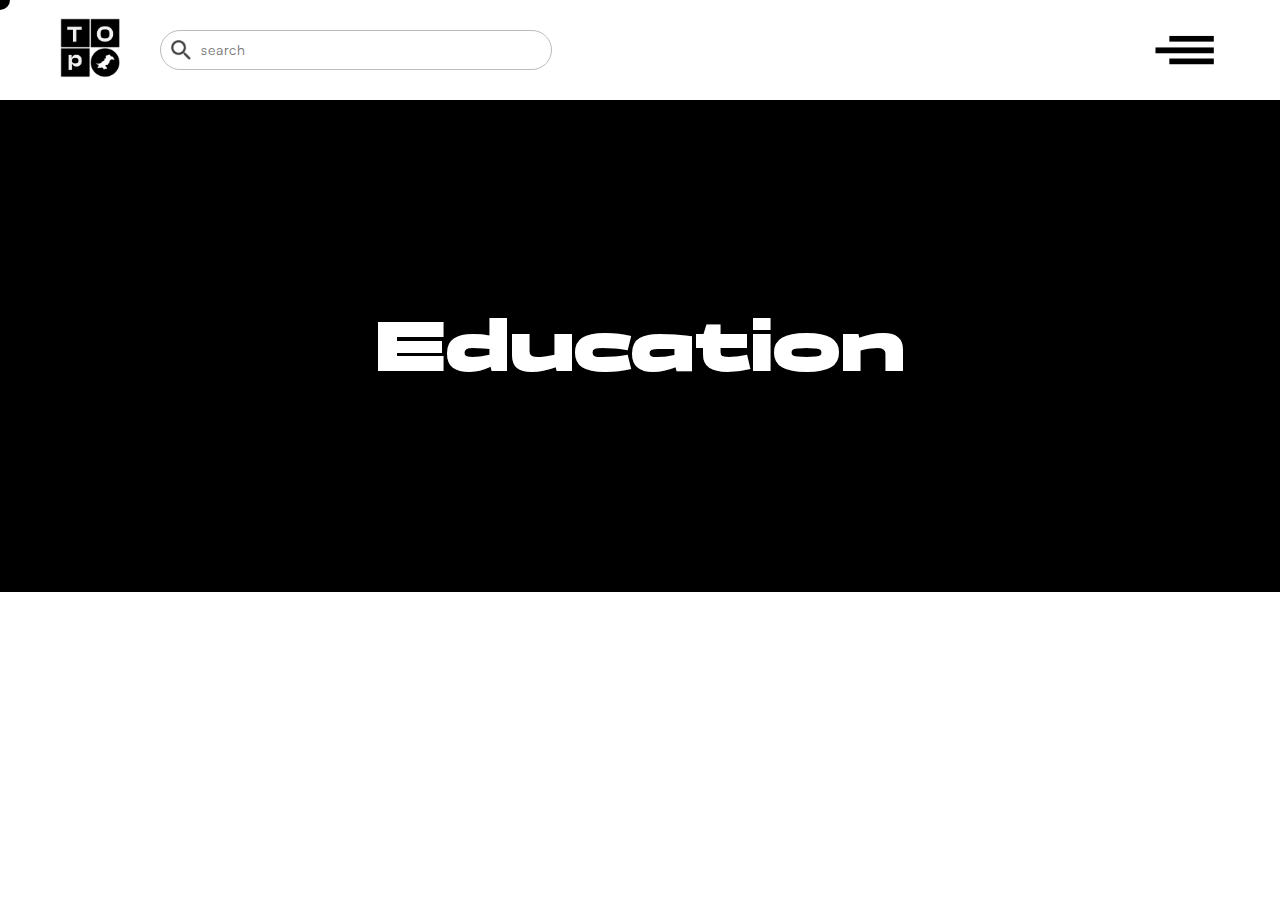
<file: education.html>
<!DOCTYPE html>
<html lang="en">

<head>
  <meta charset="UTF-8">
  <meta name="viewport" content="width=device-width, initial-scale=1.0">
  <title>Education - Trends Of Pakistan</title>
  <link rel="shortcut icon" href="/assets/img/favicon.png" type="image/x-icon" />
  <link rel="stylesheet" href="style.css" />
</head>

<body>

  <div class="cursor"></div>

  <div class="navbar-promax">
    <!-- header -->
    <div id="header">

      <div class="navbar-right">
        <div class="logo">
          <a href="/"> <img class="cursor-color" src="/assets/img/logo.png" alt="">
          </a>
        </div>

        <div class="serachDiv cursor-color">
          <div class="searchLogo">
            <img src="/assets/img/search.png" alt="" />
          </div>
          <input class="searchbar" type="search" placeholder="search" />
        </div>

      </div>

      <div class="menu-icon bar cursor-color">
        <img class="menu-icon-img" src="/assets/img/open-01.png" alt="">
      </div>
    </div>
    <!-- header end -->

    <!-- menu  -->
    <div class="nav-info">

      <div class="nav-blur"></div>
      <div class="nav-content">
        <div class="nav-close">

          <div class="logo">
            <!-- <img class="cursor-color" src="/assets/img/logo.png" alt=""> -->
          </div>

          <div class="menu-icon close cursor-color">
            <img src="/assets/img/close-01.png" alt="">
          </div>

        </div>

        <div class="nav-links">
          <ul class="nav-links-ul">
            <li class="nav-links-li"><a class="cursor-color nav-links-anchor" href="">Trending News</a></li>
            <li class="nav-links-li"><a class="cursor-color nav-links-anchor" href="/sports.html">Sports</a></li>
            <li class="nav-links-li"><a class="cursor-color nav-links-anchor" href="/health.html">Health</a></li>
            <li class="nav-links-li"><a class="cursor-color nav-links-anchor" href="/politics.html">politics</a></li>
            <li class="nav-links-li"><a class="cursor-color nav-links-anchor" href="/tech.html">Tech And Telecom</a>
            </li>
            <li class="nav-links-li"><a class="cursor-color nav-links-anchor"
                href="/entertainments.html">entertainment</a></li>
            <li class="nav-links-li"><a class="cursor-color nav-links-anchor" href="/education.html">education</a></li>
            <li class="nav-links-li"><a class="cursor-color nav-links-anchor" href="/business.html">Business</a></li>
            <li class="nav-links-li"><a class="cursor-color nav-links-anchor" href="/contact.html">Contact Us</a></li>

          </ul>
        </div>
      </div>

    </div>
    <!-- menu end  -->
  </div>

  <section class="page-section-top cursor-color-white topic-text" data-img="/assets/img/education.png">
    <h1 class="page-section-top-h1 cursor-color-none">Education</h1>
  </section>


  <script src="script.js"></script>
</body>

</html>
</file>
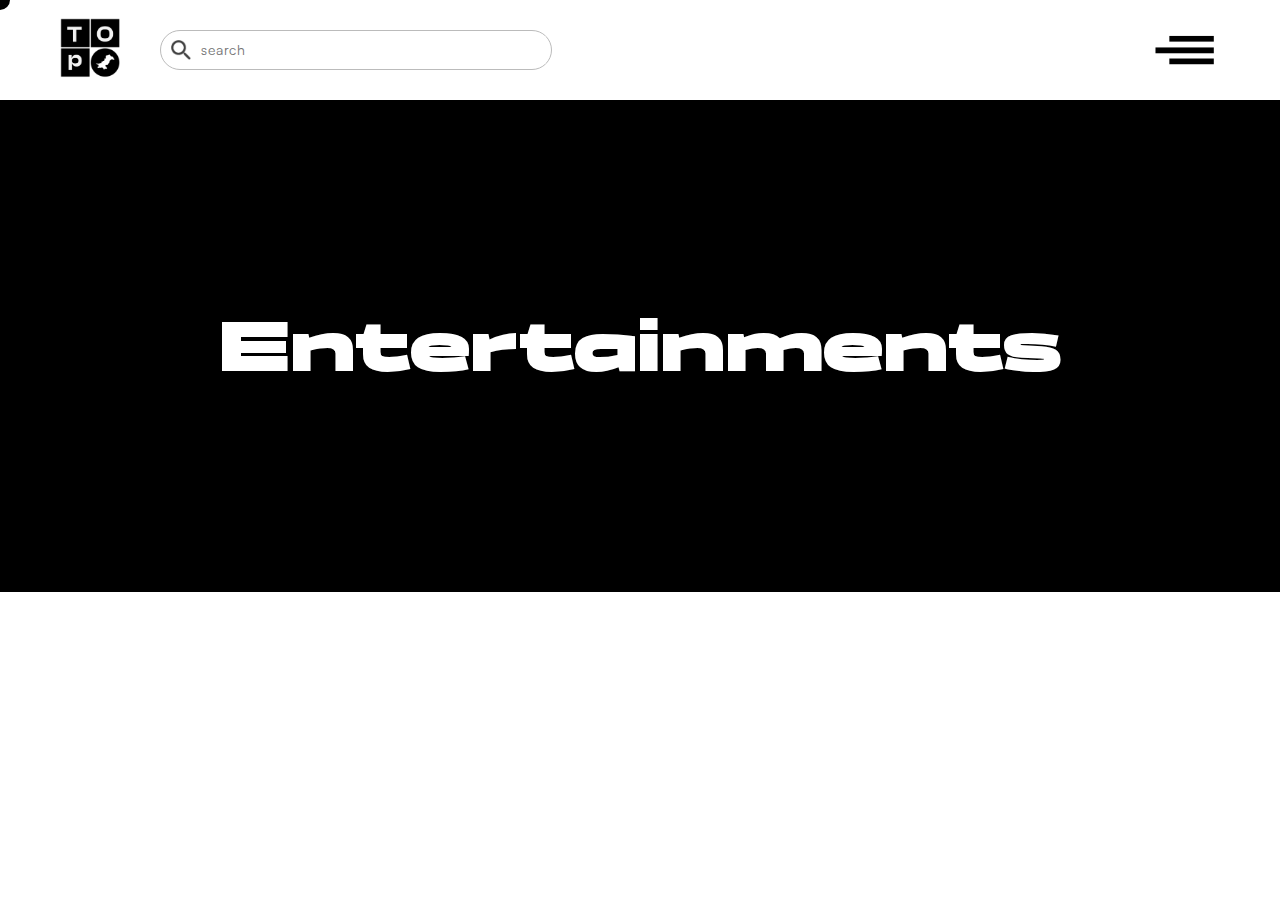
<file: entertainments.html>
<!DOCTYPE html>
<html lang="en">

<head>
  <meta charset="UTF-8">
  <meta name="viewport" content="width=device-width, initial-scale=1.0">
  <title>Entertainments - Trends Of Pakistan</title>
  <link rel="shortcut icon" href="/assets/img/favicon.png" type="image/x-icon" />
  <link rel="stylesheet" href="style.css" />
</head>

<body>

  <div class="cursor"></div>

  <div class="navbar-promax">
    <!-- header -->
    <div id="header">

      <div class="navbar-right">
        <div class="logo">
          <a href="/"> <img class="cursor-color" src="/assets/img/logo.png" alt="">
          </a>
        </div>

        <div class="serachDiv cursor-color">
          <div class="searchLogo">
            <img src="/assets/img/search.png" alt="" />
          </div>
          <input class="searchbar" type="search" placeholder="search" />
        </div>

      </div>

      <div class="menu-icon bar cursor-color">
        <img class="menu-icon-img" src="/assets/img/open-01.png" alt="">
      </div>
    </div>
    <!-- header end -->

    <!-- menu  -->
    <div class="nav-info">

      <div class="nav-blur"></div>
      <div class="nav-content">
        <div class="nav-close">

          <div class="logo">
            <!-- <img class="cursor-color" src="/assets/img/logo.png" alt=""> -->
          </div>

          <div class="menu-icon close cursor-color">
            <img src="/assets/img/close-01.png" alt="">
          </div>

        </div>

        <div class="nav-links">
          <ul class="nav-links-ul">
            <li class="nav-links-li"><a class="cursor-color nav-links-anchor" href="">Trending News</a></li>
            <li class="nav-links-li"><a class="cursor-color nav-links-anchor" href="/sports.html">Sports</a></li>
            <li class="nav-links-li"><a class="cursor-color nav-links-anchor" href="/health.html">Health</a></li>
            <li class="nav-links-li"><a class="cursor-color nav-links-anchor" href="/politics.html">politics</a></li>
            <li class="nav-links-li"><a class="cursor-color nav-links-anchor" href="/tech.html">Tech And Telecom</a>
            </li>
            <li class="nav-links-li"><a class="cursor-color nav-links-anchor"
                href="/entertainments.html">entertainment</a></li>
            <li class="nav-links-li"><a class="cursor-color nav-links-anchor" href="/education.html">education</a></li>
            <li class="nav-links-li"><a class="cursor-color nav-links-anchor" href="/business.html">Business</a></li>
            <li class="nav-links-li"><a class="cursor-color nav-links-anchor" href="/contact.html">Contact Us</a></li>

          </ul>
        </div>
      </div>

    </div>
    <!-- menu end  -->
  </div>

  <section class="page-section-top cursor-color-white topic-text" data-img="/assets/img/entert.png">
    <h1 class="page-section-top-h1 cursor-color-none">Entertainments</h1>
  </section>


  <script src="script.js"></script>
</body>

</html>
</file>
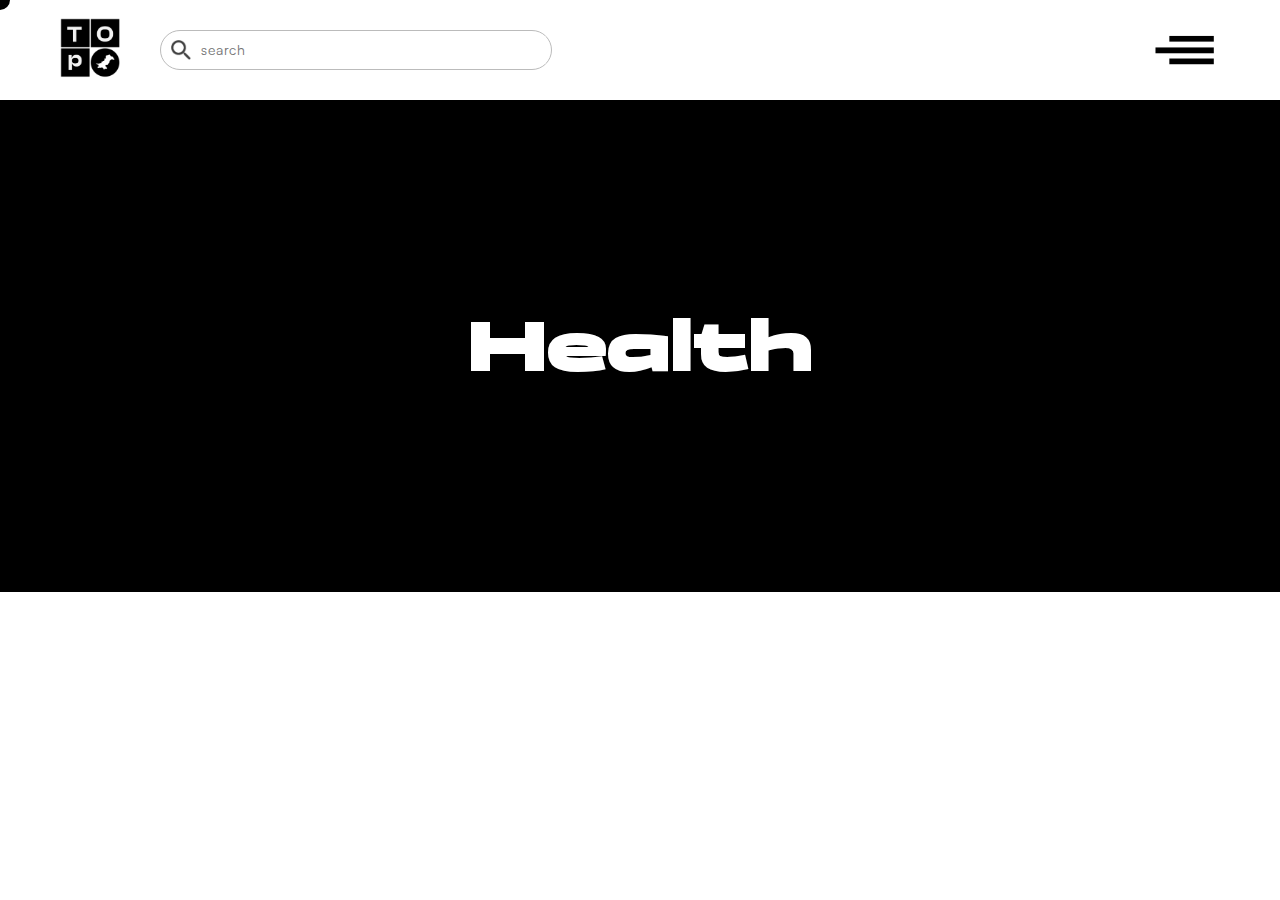
<file: health.html>
<!DOCTYPE html>
<html lang="en">

<head>
  <meta charset="UTF-8">
  <meta name="viewport" content="width=device-width, initial-scale=1.0">
  <title>Health - Trends Of Pakistan</title>
  <link rel="shortcut icon" href="/assets/img/favicon.png" type="image/x-icon" />
  <link rel="stylesheet" href="style.css" />
</head>

<body>

  <div class="cursor"></div>

  <div class="navbar-promax">
    <!-- header -->
    <div id="header">

      <div class="navbar-right">
        <div class="logo">
          <a href="/"> <img class="cursor-color" src="/assets/img/logo.png" alt="">
          </a>
        </div>

        <div class="serachDiv cursor-color">
          <div class="searchLogo">
            <img src="/assets/img/search.png" alt="" />
          </div>
          <input class="searchbar" type="search" placeholder="search" />
        </div>

      </div>

      <div class="menu-icon bar cursor-color">
        <img class="menu-icon-img" src="/assets/img/open-01.png" alt="">
      </div>
    </div>
    <!-- header end -->

    <!-- menu  -->
    <div class="nav-info">

      <div class="nav-blur"></div>
      <div class="nav-content">
        <div class="nav-close">

          <div class="logo">
            <!-- <img class="cursor-color" src="/assets/img/logo.png" alt=""> -->
          </div>

          <div class="menu-icon close cursor-color">
            <img src="/assets/img/close-01.png" alt="">
          </div>

        </div>

        <div class="nav-links">
          <ul class="nav-links-ul">
            <li class="nav-links-li"><a class="cursor-color nav-links-anchor" href="">Trending News</a></li>
            <li class="nav-links-li"><a class="cursor-color nav-links-anchor" href="/sports.html">Sports</a></li>
            <li class="nav-links-li"><a class="cursor-color nav-links-anchor" href="/health.html">Health</a></li>
            <li class="nav-links-li"><a class="cursor-color nav-links-anchor" href="/politics.html">politics</a></li>
            <li class="nav-links-li"><a class="cursor-color nav-links-anchor" href="/tech.html">Tech And Telecom</a>
            </li>
            <li class="nav-links-li"><a class="cursor-color nav-links-anchor"
                href="/entertainments.html">entertainment</a></li>
            <li class="nav-links-li"><a class="cursor-color nav-links-anchor" href="/education.html">education</a></li>
            <li class="nav-links-li"><a class="cursor-color nav-links-anchor" href="/business.html">Business</a></li>
            <li class="nav-links-li"><a class="cursor-color nav-links-anchor" href="/contact.html">Contact Us</a></li>

          </ul>
        </div>
      </div>

    </div>
    <!-- menu end  -->
  </div>

  <section class="page-section-top cursor-color-white topic-text" data-img="/assets/img/health.png">
    <h1 class="page-section-top-h1 cursor-color-none">Health</h1>
  </section>


  <script src="script.js"></script>
</body>

</html>
</file>
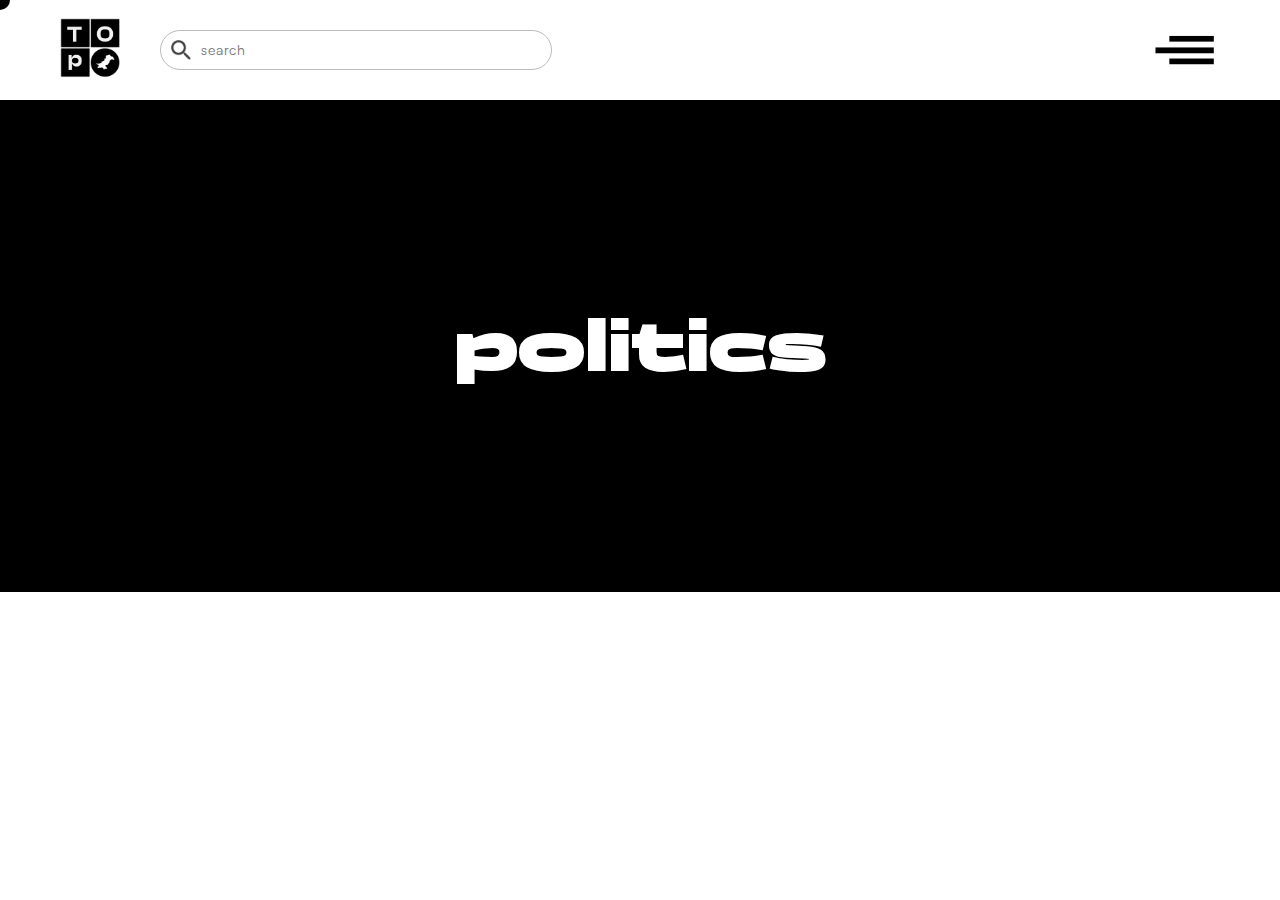
<file: politics.html>
<!DOCTYPE html>
<html lang="en">

<head>
  <meta charset="UTF-8">
  <meta name="viewport" content="width=device-width, initial-scale=1.0">
  <title>politics - Trends Of Pakistan</title>
  <link rel="shortcut icon" href="/assets/img/favicon.png" type="image/x-icon" />
  <link rel="stylesheet" href="style.css" />
</head>

<body>

  <div class="cursor"></div>

  <div class="navbar-promax">
    <!-- header -->
    <div id="header">

      <div class="navbar-right">
        <div class="logo">
          <a href="/"> <img class="cursor-color" src="/assets/img/logo.png" alt="">
          </a>
        </div>

        <div class="serachDiv cursor-color">
          <div class="searchLogo">
            <img src="/assets/img/search.png" alt="" />
          </div>
          <input class="searchbar" type="search" placeholder="search" />
        </div>

      </div>

      <div class="menu-icon bar cursor-color">
        <img class="menu-icon-img" src="/assets/img/open-01.png" alt="">
      </div>
    </div>
    <!-- header end -->

    <!-- menu  -->
    <div class="nav-info">

      <div class="nav-blur"></div>
      <div class="nav-content">
        <div class="nav-close">

          <div class="logo">
            <!-- <img class="cursor-color" src="/assets/img/logo.png" alt=""> -->
          </div>

          <div class="menu-icon close cursor-color">
            <img src="/assets/img/close-01.png" alt="">
          </div>

        </div>

        <div class="nav-links">
          <ul class="nav-links-ul">
            <li class="nav-links-li"><a class="cursor-color nav-links-anchor" href="">Trending News</a></li>
            <li class="nav-links-li"><a class="cursor-color nav-links-anchor" href="/sports.html">Sports</a></li>
            <li class="nav-links-li"><a class="cursor-color nav-links-anchor" href="/health.html">Health</a></li>
            <li class="nav-links-li"><a class="cursor-color nav-links-anchor" href="/politics.html">politics</a></li>
            <li class="nav-links-li"><a class="cursor-color nav-links-anchor" href="/tech.html">Tech And Telecom</a>
            </li>
            <li class="nav-links-li"><a class="cursor-color nav-links-anchor"
                href="/entertainments.html">entertainment</a></li>
            <li class="nav-links-li"><a class="cursor-color nav-links-anchor" href="/education.html">education</a></li>
            <li class="nav-links-li"><a class="cursor-color nav-links-anchor" href="/business.html">Business</a></li>
            <li class="nav-links-li"><a class="cursor-color nav-links-anchor" href="/contact.html">Contact Us</a></li>

          </ul>
        </div>
      </div>

    </div>
    <!-- menu end  -->
  </div>

  <section class="page-section-top cursor-color-white topic-text" data-img="/assets/img/poiltics.png">
    <h1 class="page-section-top-h1 cursor-color-none">politics</h1>
  </section>


  <script src="script.js"></script>
</body>

</html>
</file>
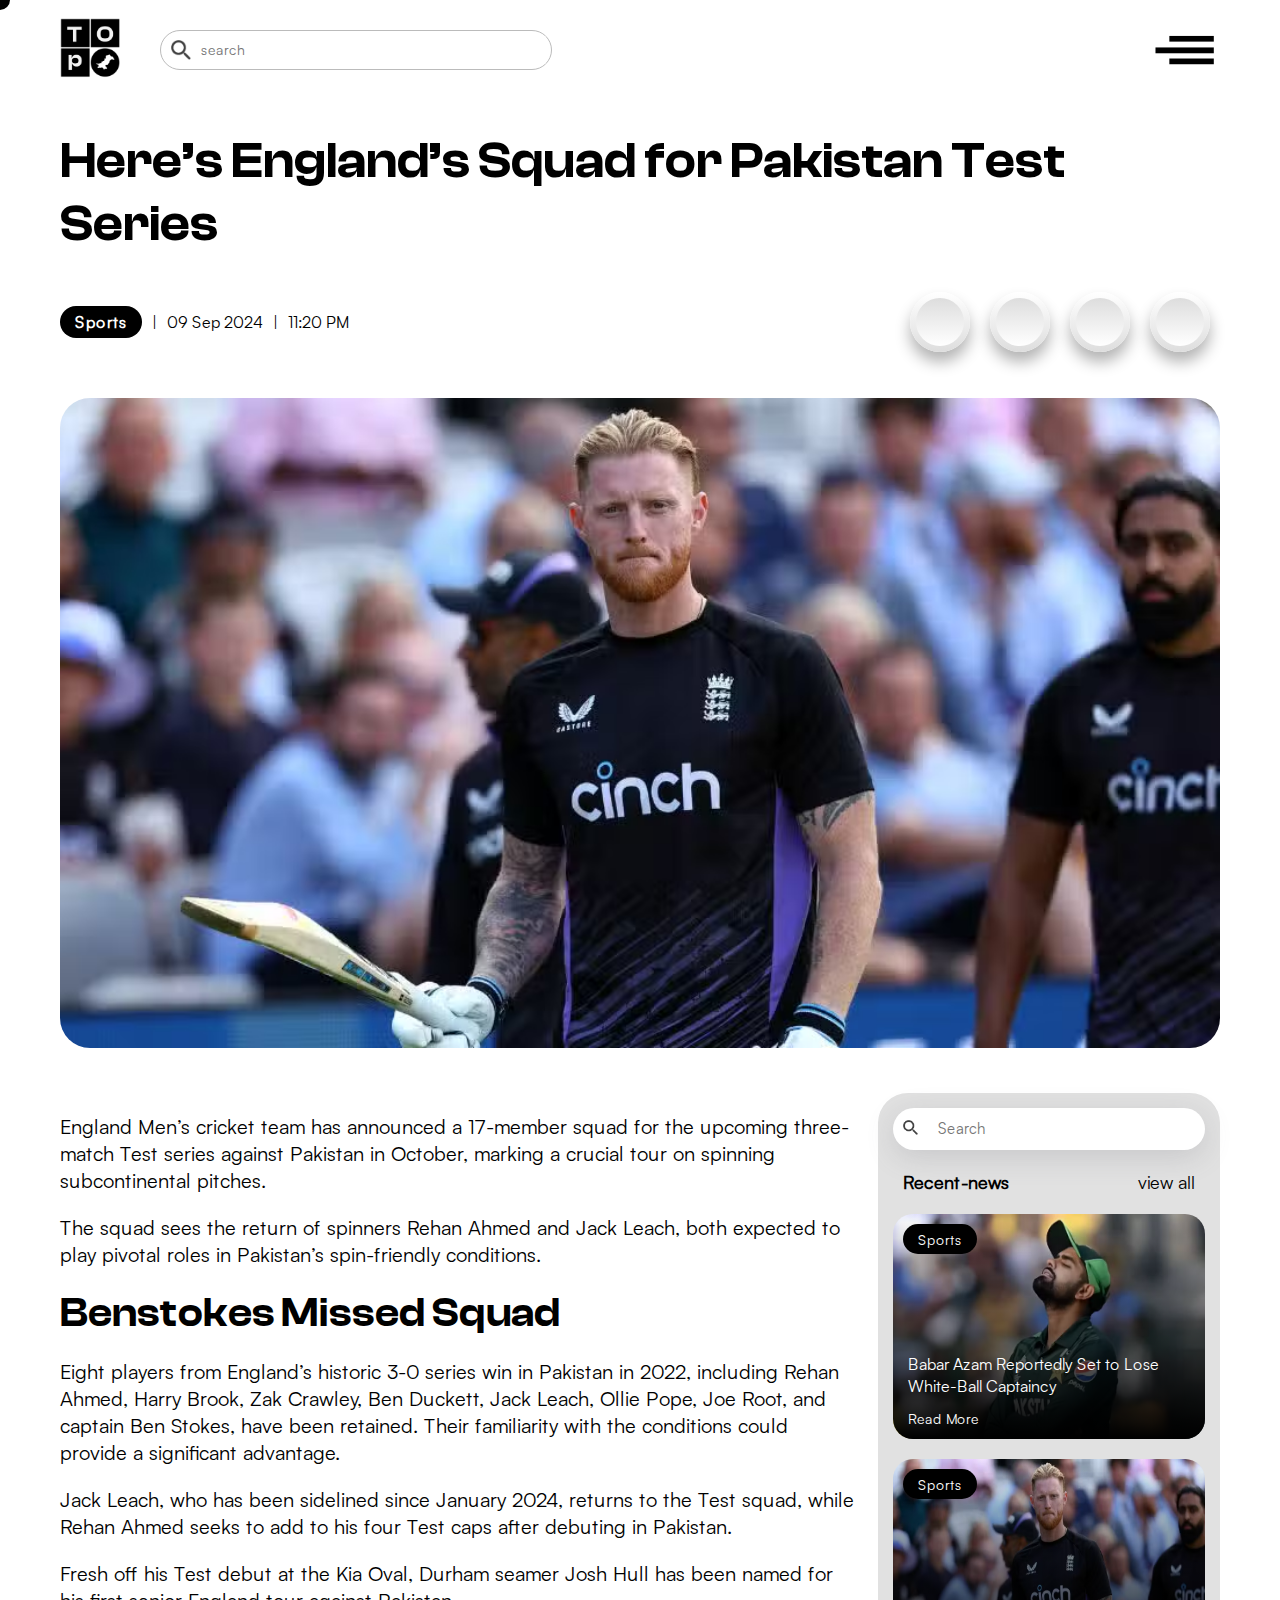
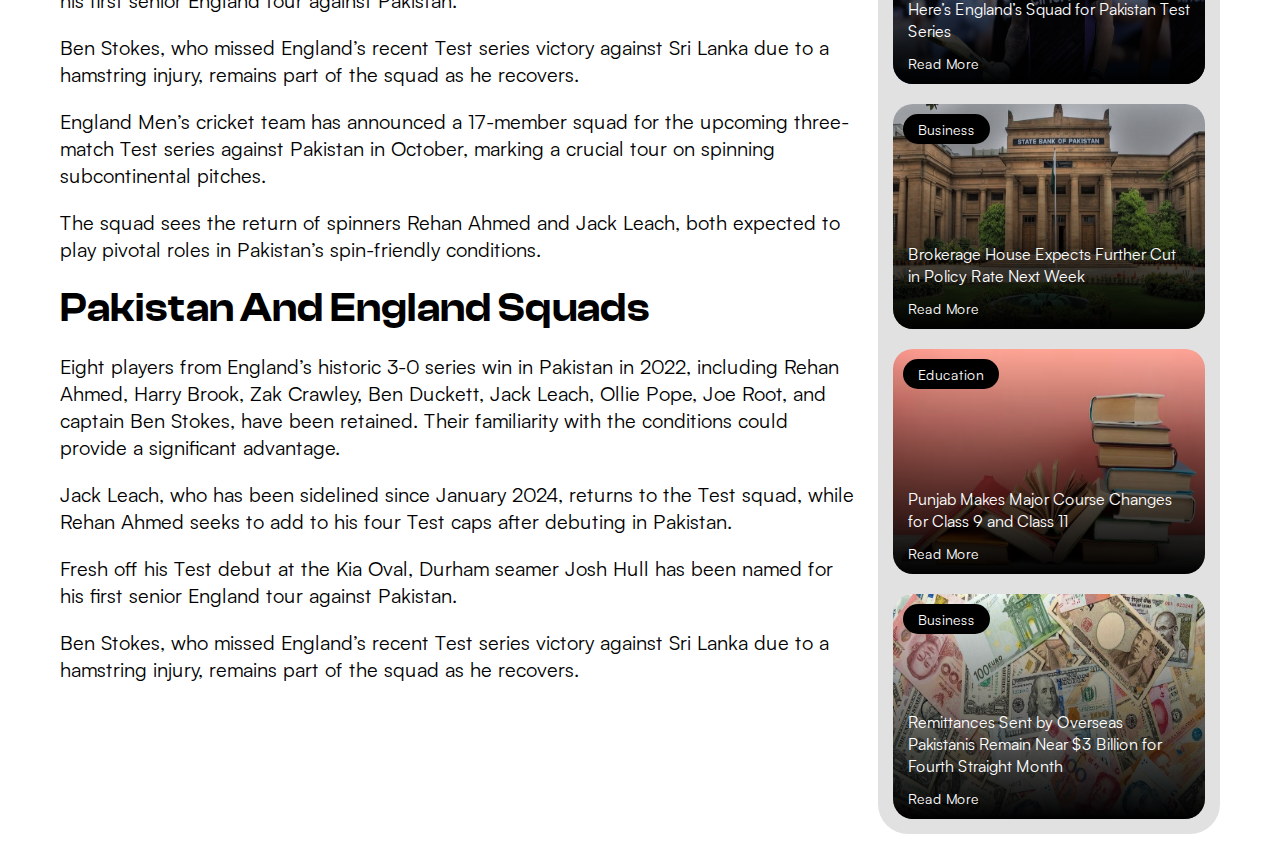
<file: singlePosts.html>
<!DOCTYPE html>
<html lang="en">
  <head>
    <meta charset="UTF-8" />
    <meta name="viewport" content="width=device-width, initial-scale=1.0" />
    <title>singleposts - Trends Of Pakistan</title>
    <link
      rel="shortcut icon"
      href="/assets/img/favicon.png"
      type="image/x-icon"
    />
    <link rel="stylesheet" href="style.css" />
    <link
      rel="stylesheet"
      href="https://cdnjs.cloudflare.com/ajax/libs/font-awesome/6.6.0/css/all.min.css"
      integrity="sha512-Kc323vGBEqzTmouAECnVceyQqyqdsSiqLQISBL29aUW4U/M7pSPA/gEUZQqv1cwx4OnYxTxve5UMg5GT6L4JJg=="
      crossorigin="anonymous"
      referrerpolicy="no-referrer"
    />
  </head>

  <body>
    <div class="cursor"></div>

    <div class="navbar-promax">
      <!-- header -->
      <div id="header">
  
        <div class="navbar-right">
          <div class="logo">
            <a href="/"> <img class="cursor-color" src="/assets/img/logo.png" alt="">
            </a>
          </div>
  
          <div class="serachDiv cursor-color">
            <div class="searchLogo">
              <img src="/assets/img/search.png" alt="" />
            </div>
            <input class="searchbar" type="search" placeholder="search" />
          </div>
  
        </div>
  
        <div class="menu-icon bar cursor-color">
          <img class="menu-icon-img" src="/assets/img/open-01.png" alt="">
        </div>
      </div>
      <!-- header end -->
  
      <!-- menu  -->
      <div class="nav-info">
  
        <div class="nav-blur"></div>
        <div class="nav-content">
          <div class="nav-close">
  
            <div class="logo">
              <!-- <img class="cursor-color" src="/assets/img/logo.png" alt=""> -->
            </div>
  
            <div class="menu-icon close cursor-color">
              <img src="/assets/img/close-01.png" alt="">
            </div>
  
          </div>
  
          <div class="nav-links">
            <ul class="nav-links-ul">
              <li class="nav-links-li"><a class="cursor-color nav-links-anchor" href="">Trending News</a></li>
              <li class="nav-links-li"><a class="cursor-color nav-links-anchor" href="/sports.html">Sports</a></li>
              <li class="nav-links-li"><a class="cursor-color nav-links-anchor" href="/health.html">Health</a></li>
              <li class="nav-links-li"><a class="cursor-color nav-links-anchor" href="/politics.html">politics</a></li>
              <li class="nav-links-li"><a class="cursor-color nav-links-anchor" href="/tech.html">Tech And Telecom</a>
              </li>
              <li class="nav-links-li"><a class="cursor-color nav-links-anchor"
                  href="/entertainments.html">entertainment</a></li>
              <li class="nav-links-li"><a class="cursor-color nav-links-anchor" href="/education.html">education</a></li>
              <li class="nav-links-li"><a class="cursor-color nav-links-anchor" href="/business.html">Business</a></li>
              <li class="nav-links-li"><a class="cursor-color nav-links-anchor" href="/contact.html">Contact Us</a></li>
  
            </ul>
          </div>
        </div>
  
      </div>
      <!-- menu end  -->
    </div>

    <main>
      <div class="singleposts-top">
        <div class="singleposts-heading">
          <h1>Here’s England’s Squad for Pakistan Test Series</h1>
        </div>

        <div class="singleposts-detail">
          <div class="timeDate timeDate-card">
            <p class="timeDate-category"><a href="/sports.html">Sports</a></p>
            <p>|</p>
            <p>09 Sep 2024</p>
            <p>|</p>
            <p>11:20 PM</p>
          </div>

          <ul class="social-links">
            <li class="single-social-link">
              <a href="#" class="social-anchor"
                ><i class="fab fa-facebook" aria-hidden="true"></i
              ></a>
            </li>
            <li class="single-social-link">
              <a class="social-anchor" href="#"
                ><i class="fab fa-twitter" aria-hidden="true"></i
              ></a>
            </li>
            <li class="single-social-link">
              <a class="social-anchor" href="#"
                ><i class="fab fa-linkedin" aria-hidden="true"></i
              ></a>
            </li>
            <li class="single-social-link">
              <a class="social-anchor" href="#"
                ><i class="fab fa-instagram" aria-hidden="true"></i
              ></a>
            </li>
          </ul>
        </div>
      </div>

      <div class="singleposts-image">
        <img src="assets/img/england-team.jpg.avif" alt="" />
      </div>

      <div class="singleposts-article">
        <div class="singlepost-content">
          <p class="sp-content-para">
            England Men’s cricket team has announced a 17-member squad for the
            upcoming three-match Test series against Pakistan in October,
            marking a crucial tour on spinning subcontinental pitches.
          </p>

          <p class="sp-content-para">
            The squad sees the return of spinners Rehan Ahmed and Jack Leach,
            both expected to play pivotal roles in Pakistan’s spin-friendly
            conditions.
          </p>

          <h1 class="sp-content-heading">Benstokes Missed Squad</h1>

          <p class="sp-content-para">
            Eight players from England’s historic 3-0 series win in Pakistan in
            2022, including Rehan Ahmed, Harry Brook, Zak Crawley, Ben Duckett,
            Jack Leach, Ollie Pope, Joe Root, and captain Ben Stokes, have been
            retained. Their familiarity with the conditions could provide a
            significant advantage.
          </p>

          <p class="sp-content-para">
            Jack Leach, who has been sidelined since January 2024, returns to
            the Test squad, while Rehan Ahmed seeks to add to his four Test caps
            after debuting in Pakistan.
          </p>

          <p class="sp-content-para">
            Fresh off his Test debut at the Kia Oval, Durham seamer Josh Hull
            has been named for his first senior England tour against Pakistan.
          </p>

          <p class="sp-content-para">
            Ben Stokes, who missed England’s recent Test series victory against
            Sri Lanka due to a hamstring injury, remains part of the squad as he
            recovers.
          </p>

          <p class="sp-content-para">
            England Men’s cricket team has announced a 17-member squad for the
            upcoming three-match Test series against Pakistan in October,
            marking a crucial tour on spinning subcontinental pitches.
          </p>

          <p class="sp-content-para">
            The squad sees the return of spinners Rehan Ahmed and Jack Leach,
            both expected to play pivotal roles in Pakistan’s spin-friendly
            conditions.
          </p>

          <h1 class="sp-content-heading">Pakistan And England Squads</h1>

          <p class="sp-content-para">
            Eight players from England’s historic 3-0 series win in Pakistan in
            2022, including Rehan Ahmed, Harry Brook, Zak Crawley, Ben Duckett,
            Jack Leach, Ollie Pope, Joe Root, and captain Ben Stokes, have been
            retained. Their familiarity with the conditions could provide a
            significant advantage.
          </p>

          <p class="sp-content-para">
            Jack Leach, who has been sidelined since January 2024, returns to
            the Test squad, while Rehan Ahmed seeks to add to his four Test caps
            after debuting in Pakistan.
          </p>

          <p class="sp-content-para">
            Fresh off his Test debut at the Kia Oval, Durham seamer Josh Hull
            has been named for his first senior England tour against Pakistan.
          </p>

          <p class="sp-content-para">
            Ben Stokes, who missed England’s recent Test series victory against
            Sri Lanka due to a hamstring injury, remains part of the squad as he
            recovers.
          </p>
        </div>

        <div class="recentBox">
          <div class="recentBox-2">
            <div class="recentBox-search">
              <div class="recentBox-search-img">
                <img src="/assets/img/search.png" alt="" />
              </div>
              <input type="search" placeholder="Search" />
            </div>

            <div class="recentBox-all">
              <h1 class="recentBox-para">Recent-news</h1>
              <a class="recentBox-viewAll" href="/">view all</a>
            </div>

            <div class="recentBox-posts">

              <div class="recentBox-post">
                <div class="recentBox-img">
                  <img
                    class="recentBox-imgSrc"
                    src="/assets/img/babar.avif"
                    alt=""
                  />
                  <div class="recentBox-gradient"></div>
                  <div class="recentBox-post-content">
                    <div class="recentBox-cate"><a href="/" class="recentBox-cate-anchor">Sports</a></div>
                    <div class="recentBox-post-content-details">
                      <h1 class="recentBox-post-content-h1">
                        Babar Azam Reportedly Set to Lose White-Ball Captaincy
                      </h1>
                      <a href="/" class="recentBox-post-content-readMore"
                        >Read More</a
                      >
                    </div>
                  </div>
                </div>
              </div>

              <div class="recentBox-post">
                <div class="recentBox-img">
                  <img
                    class="recentBox-imgSrc"
                    src="/assets/img/england-team.jpg.avif"
                    alt=""
                  />
                  <div class="recentBox-gradient"></div>
                  <div class="recentBox-post-content">
                    <div class="recentBox-cate"><a href="/" class="recentBox-cate-anchor">Sports</a></div>
                    <div class="recentBox-post-content-details">
                      <h1 class="recentBox-post-content-h1">
                        Here’s England’s Squad for Pakistan Test Series
                      </h1>
                      <a href="/" class="recentBox-post-content-readMore"
                        >Read More</a
                      >
                    </div>
                  </div>
                </div>
              </div>

              <div class="recentBox-post">
                <div class="recentBox-img">
                  <img
                    class="recentBox-imgSrc"
                    src="/assets/img/bank img.jpg"
                    alt=""
                  />
                  <div class="recentBox-gradient"></div>
                  <div class="recentBox-post-content">
                    <div class="recentBox-cate"><a href="/" class="recentBox-cate-anchor">Business</a></div>
                    <div class="recentBox-post-content-details">
                      <h1 class="recentBox-post-content-h1">
                        Brokerage House Expects Further Cut in Policy Rate Next Week
                      </h1>
                      <a href="/" class="recentBox-post-content-readMore"
                        >Read More</a
                      >
                    </div>
                  </div>
                </div>
              </div>

              <div class="recentBox-post">
                <div class="recentBox-img">
                  <img
                    class="recentBox-imgSrc"
                    src="/assets/img/books-.jpg.avif"
                    alt=""
                  />
                  <div class="recentBox-gradient"></div>
                  <div class="recentBox-post-content">
                    <div class="recentBox-cate"><a href="/" class="recentBox-cate-anchor">Education</a></div>
                    <div class="recentBox-post-content-details">
                      <h1 class="recentBox-post-content-h1">
                        Punjab Makes Major Course Changes for Class 9 and Class 11
                      </h1>
                      <a href="/" class="recentBox-post-content-readMore"
                        >Read More</a
                      >
                    </div>
                  </div>
                </div>
              </div>

              <div class="recentBox-post">
                <div class="recentBox-img">
                  <img
                    class="recentBox-imgSrc"
                    src="/assets/img/currency img.jpg"
                    alt=""
                  />
                  <div class="recentBox-gradient"></div>
                  <div class="recentBox-post-content">
                    <div class="recentBox-cate"><a href="/" class="recentBox-cate-anchor">Business</a></div>
                    <div class="recentBox-post-content-details">
                      <h1 class="recentBox-post-content-h1">
                        Remittances Sent by Overseas Pakistanis Remain Near $3 Billion for Fourth Straight Month
                      </h1>
                      <a href="/" class="recentBox-post-content-readMore"
                        >Read More</a
                      >
                    </div>
                  </div>
                </div>
              </div>

            </div>
          </div>
        </div>
      </div>
    </main>

    <script src="/script.js"></script>
  </body>
</html>
</file>
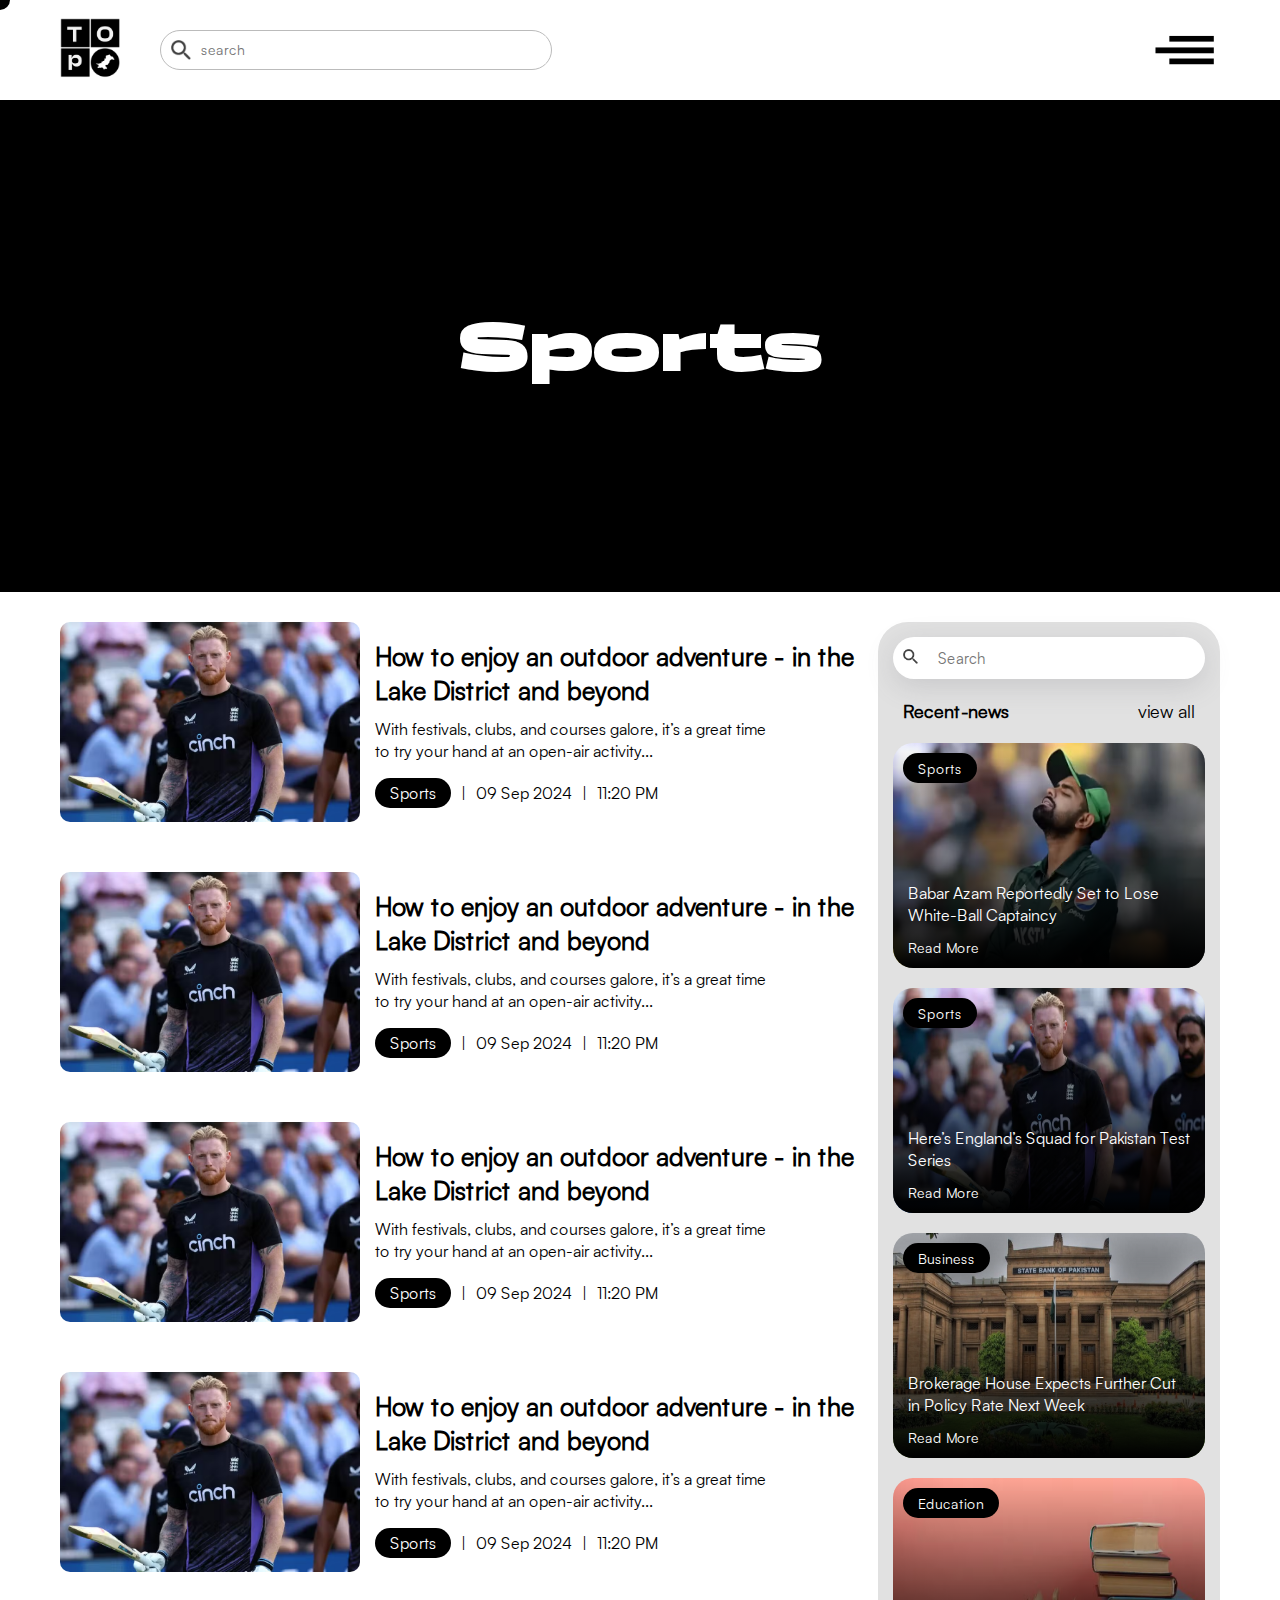
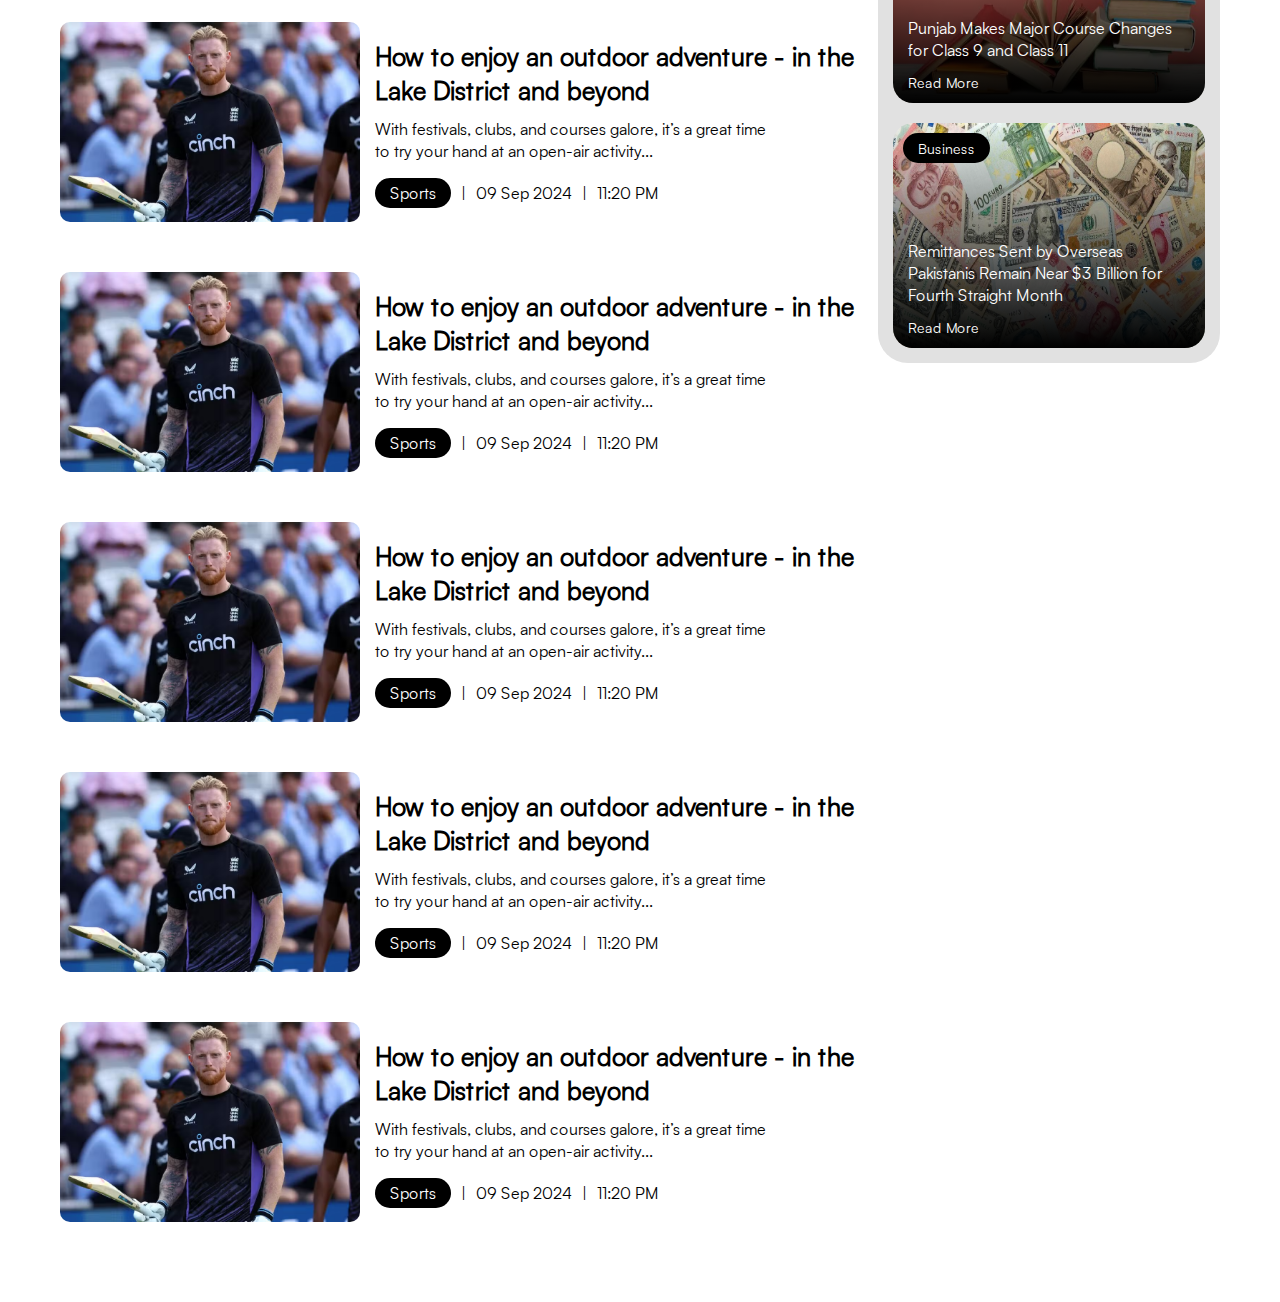
<file: sports.html>
<!DOCTYPE html>
<html lang="en">
  <head>
    <meta charset="UTF-8" />
    <meta name="viewport" content="width=device-width, initial-scale=1.0" />
    <title>Sports - Trends Of Pakistan</title>
    <link
      rel="shortcut icon"
      href="/assets/img/favicon.png"
      type="image/x-icon"
    />
    <link rel="stylesheet" href="style.css" />
  </head>

  <body>
    <div class="cursor"></div>

    <div class="navbar-promax">
      <!-- header -->
      <div id="header">
  
        <div class="navbar-right">
          <div class="logo">
            <a href="/"> <img class="cursor-color" src="/assets/img/logo.png" alt="">
            </a>
          </div>
  
          <div class="serachDiv cursor-color">
            <div class="searchLogo">
              <img src="/assets/img/search.png" alt="" />
            </div>
            <input class="searchbar" type="search" placeholder="search" />
          </div>
  
        </div>
  
        <div class="menu-icon bar cursor-color">
          <img class="menu-icon-img" src="/assets/img/open-01.png" alt="">
        </div>
      </div>
      <!-- header end -->
  
      <!-- menu  -->
      <div class="nav-info">
  
        <div class="nav-blur"></div>
        <div class="nav-content">
          <div class="nav-close">
  
            <div class="logo">
              <!-- <img class="cursor-color" src="/assets/img/logo.png" alt=""> -->
            </div>
  
            <div class="menu-icon close cursor-color">
              <img src="/assets/img/close-01.png" alt="">
            </div>
  
          </div>
  
          <div class="nav-links">
            <ul class="nav-links-ul">
              <li class="nav-links-li"><a class="cursor-color nav-links-anchor" href="">Trending News</a></li>
              <li class="nav-links-li"><a class="cursor-color nav-links-anchor" href="/sports.html">Sports</a></li>
              <li class="nav-links-li"><a class="cursor-color nav-links-anchor" href="/health.html">Health</a></li>
              <li class="nav-links-li"><a class="cursor-color nav-links-anchor" href="/politics.html">politics</a></li>
              <li class="nav-links-li"><a class="cursor-color nav-links-anchor" href="/tech.html">Tech And Telecom</a>
              </li>
              <li class="nav-links-li"><a class="cursor-color nav-links-anchor"
                  href="/entertainments.html">entertainment</a></li>
              <li class="nav-links-li"><a class="cursor-color nav-links-anchor" href="/education.html">education</a></li>
              <li class="nav-links-li"><a class="cursor-color nav-links-anchor" href="/business.html">Business</a></li>
              <li class="nav-links-li"><a class="cursor-color nav-links-anchor" href="/contact.html">Contact Us</a></li>
  
            </ul>
          </div>
        </div>
  
      </div>
      <!-- menu end  -->
    </div>

    <section
      class="page-section-top cursor-color-white topic-text"
      data-img="/assets/img/sports.png"
    >
      <h1 class="page-section-top-h1 cursor-color-none">Sports</h1>
    </section>

    <div class="pageNews-container">
      <div class="pageNews-article">
        <div class="page-article">
          <img
            class="page-article-img"
            src="/assets/img/england-team.jpg.avif"
            alt="Adventure Image"
          />
          <div>
            <h1 class="page-article-title">
              How to enjoy an outdoor adventure - in the Lake District and
              beyond
            </h1>
            <p class="page-article-para">
              With festivals, clubs, and courses galore, it’s a great time to
              try your hand at an open-air activity...
            </p>
            <!-- <span class="page-article-timeDate">Adventure Hack - 3 mins read</span> -->
            <div class="page-article-timeDate">
              <p class="page-article-cate">
                <a class="page-article-cate-anchor" href="/sports.html"
                  >Sports</a
                >
              </p>
              <p>|</p>
              <p>09 Sep 2024</p>
              <p>|</p>
              <p>11:20 PM</p>
            </div>
          </div>
        </div>

        <div class="page-article">
          <img
            class="page-article-img"
            src="/assets/img/england-team.jpg.avif"
            alt="Adventure Image"
          />
          <div>
            <h1 class="page-article-title">
              How to enjoy an outdoor adventure - in the Lake District and
              beyond
            </h1>
            <p class="page-article-para">
              With festivals, clubs, and courses galore, it’s a great time to
              try your hand at an open-air activity...
            </p>
            <!-- <span class="page-article-timeDate">Adventure Hack - 3 mins read</span> -->
            <div class="page-article-timeDate">
              <p class="page-article-cate">
                <a class="page-article-cate-anchor" href="/sports.html"
                  >Sports</a
                >
              </p>
              <p>|</p>
              <p>09 Sep 2024</p>
              <p>|</p>
              <p>11:20 PM</p>
            </div>
          </div>
        </div>

        <div class="page-article">
          <img
            class="page-article-img"
            src="/assets/img/england-team.jpg.avif"
            alt="Adventure Image"
          />
          <div>
            <h1 class="page-article-title">
              How to enjoy an outdoor adventure - in the Lake District and
              beyond
            </h1>
            <p class="page-article-para">
              With festivals, clubs, and courses galore, it’s a great time to
              try your hand at an open-air activity...
            </p>
            <!-- <span class="page-article-timeDate">Adventure Hack - 3 mins read</span> -->
            <div class="page-article-timeDate">
              <p class="page-article-cate">
                <a class="page-article-cate-anchor" href="/sports.html"
                  >Sports</a
                >
              </p>
              <p>|</p>
              <p>09 Sep 2024</p>
              <p>|</p>
              <p>11:20 PM</p>
            </div>
          </div>
        </div>

        <div class="page-article">
          <img
            class="page-article-img"
            src="/assets/img/england-team.jpg.avif"
            alt="Adventure Image"
          />
          <div>
            <h1 class="page-article-title">
              How to enjoy an outdoor adventure - in the Lake District and
              beyond
            </h1>
            <p class="page-article-para">
              With festivals, clubs, and courses galore, it’s a great time to
              try your hand at an open-air activity...
            </p>
            <!-- <span class="page-article-timeDate">Adventure Hack - 3 mins read</span> -->
            <div class="page-article-timeDate">
              <p class="page-article-cate">
                <a class="page-article-cate-anchor" href="/sports.html"
                  >Sports</a
                >
              </p>
              <p>|</p>
              <p>09 Sep 2024</p>
              <p>|</p>
              <p>11:20 PM</p>
            </div>
          </div>
        </div>

        <div class="page-article">
          <img
            class="page-article-img"
            src="/assets/img/england-team.jpg.avif"
            alt="Adventure Image"
          />
          <div>
            <h1 class="page-article-title">
              How to enjoy an outdoor adventure - in the Lake District and
              beyond
            </h1>
            <p class="page-article-para">
              With festivals, clubs, and courses galore, it’s a great time to
              try your hand at an open-air activity...
            </p>
            <!-- <span class="page-article-timeDate">Adventure Hack - 3 mins read</span> -->
            <div class="page-article-timeDate">
              <p class="page-article-cate">
                <a class="page-article-cate-anchor" href="/sports.html"
                  >Sports</a
                >
              </p>
              <p>|</p>
              <p>09 Sep 2024</p>
              <p>|</p>
              <p>11:20 PM</p>
            </div>
          </div>
        </div>

        <div class="page-article">
          <img
            class="page-article-img"
            src="/assets/img/england-team.jpg.avif"
            alt="Adventure Image"
          />
          <div>
            <h1 class="page-article-title">
              How to enjoy an outdoor adventure - in the Lake District and
              beyond
            </h1>
            <p class="page-article-para">
              With festivals, clubs, and courses galore, it’s a great time to
              try your hand at an open-air activity...
            </p>
            <!-- <span class="page-article-timeDate">Adventure Hack - 3 mins read</span> -->
            <div class="page-article-timeDate">
              <p class="page-article-cate">
                <a class="page-article-cate-anchor" href="/sports.html"
                  >Sports</a
                >
              </p>
              <p>|</p>
              <p>09 Sep 2024</p>
              <p>|</p>
              <p>11:20 PM</p>
            </div>
          </div>
        </div>

        <div class="page-article">
          <img
            class="page-article-img"
            src="/assets/img/england-team.jpg.avif"
            alt="Adventure Image"
          />
          <div>
            <h1 class="page-article-title">
              How to enjoy an outdoor adventure - in the Lake District and
              beyond
            </h1>
            <p class="page-article-para">
              With festivals, clubs, and courses galore, it’s a great time to
              try your hand at an open-air activity...
            </p>
            <!-- <span class="page-article-timeDate">Adventure Hack - 3 mins read</span> -->
            <div class="page-article-timeDate">
              <p class="page-article-cate">
                <a class="page-article-cate-anchor" href="/sports.html"
                  >Sports</a
                >
              </p>
              <p>|</p>
              <p>09 Sep 2024</p>
              <p>|</p>
              <p>11:20 PM</p>
            </div>
          </div>
        </div>

        <div class="page-article">
          <img
            class="page-article-img"
            src="/assets/img/england-team.jpg.avif"
            alt="Adventure Image"
          />
          <div>
            <h1 class="page-article-title">
              How to enjoy an outdoor adventure - in the Lake District and
              beyond
            </h1>
            <p class="page-article-para">
              With festivals, clubs, and courses galore, it’s a great time to
              try your hand at an open-air activity...
            </p>
            <!-- <span class="page-article-timeDate">Adventure Hack - 3 mins read</span> -->
            <div class="page-article-timeDate">
              <p class="page-article-cate">
                <a class="page-article-cate-anchor" href="/sports.html"
                  >Sports</a
                >
              </p>
              <p>|</p>
              <p>09 Sep 2024</p>
              <p>|</p>
              <p>11:20 PM</p>
            </div>
          </div>
        </div>

        <div class="page-article">
          <img
            class="page-article-img"
            src="/assets/img/england-team.jpg.avif"
            alt="Adventure Image"
          />
          <div>
            <h1 class="page-article-title">
              How to enjoy an outdoor adventure - in the Lake District and
              beyond
            </h1>
            <p class="page-article-para">
              With festivals, clubs, and courses galore, it’s a great time to
              try your hand at an open-air activity...
            </p>
            <!-- <span class="page-article-timeDate">Adventure Hack - 3 mins read</span> -->
            <div class="page-article-timeDate">
              <p class="page-article-cate">
                <a class="page-article-cate-anchor" href="/sports.html"
                  >Sports</a
                >
              </p>
              <p>|</p>
              <p>09 Sep 2024</p>
              <p>|</p>
              <p>11:20 PM</p>
            </div>
          </div>
        </div>
        
      </div>

      <div class="recentBox">
        <div class="recentBox-2">
          <div class="recentBox-search">
            <div class="recentBox-search-img">
              <img src="/assets/img/search.png" alt="" />
            </div>
            <input type="search" placeholder="Search" />
          </div>

          <div class="recentBox-all">
            <h1 class="recentBox-para">Recent-news</h1>
            <a class="recentBox-viewAll" href="/">view all</a>
          </div>

          <div class="recentBox-posts">
            <div class="recentBox-post">
              <div class="recentBox-img">
                <img
                  class="recentBox-imgSrc"
                  src="/assets/img/babar.avif"
                  alt=""
                />
                <div class="recentBox-gradient"></div>
                <div class="recentBox-post-content">
                  <div class="recentBox-cate">
                    <a href="/" class="recentBox-cate-anchor">Sports</a>
                  </div>
                  <div class="recentBox-post-content-details">
                    <h1 class="recentBox-post-content-h1">
                      Babar Azam Reportedly Set to Lose White-Ball Captaincy
                    </h1>
                    <a href="/" class="recentBox-post-content-readMore"
                      >Read More</a
                    >
                  </div>
                </div>
              </div>
            </div>

            <div class="recentBox-post">
              <div class="recentBox-img">
                <img
                  class="recentBox-imgSrc"
                  src="/assets/img/england-team.jpg.avif"
                  alt=""
                />
                <div class="recentBox-gradient"></div>
                <div class="recentBox-post-content">
                  <div class="recentBox-cate">
                    <a href="/" class="recentBox-cate-anchor">Sports</a>
                  </div>
                  <div class="recentBox-post-content-details">
                    <h1 class="recentBox-post-content-h1">
                      Here’s England’s Squad for Pakistan Test Series
                    </h1>
                    <a href="/" class="recentBox-post-content-readMore"
                      >Read More</a
                    >
                  </div>
                </div>
              </div>
            </div>

            <div class="recentBox-post">
              <div class="recentBox-img">
                <img
                  class="recentBox-imgSrc"
                  src="/assets/img/bank img.jpg"
                  alt=""
                />
                <div class="recentBox-gradient"></div>
                <div class="recentBox-post-content">
                  <div class="recentBox-cate">
                    <a href="/" class="recentBox-cate-anchor">Business</a>
                  </div>
                  <div class="recentBox-post-content-details">
                    <h1 class="recentBox-post-content-h1">
                      Brokerage House Expects Further Cut in Policy Rate Next
                      Week
                    </h1>
                    <a href="/" class="recentBox-post-content-readMore"
                      >Read More</a
                    >
                  </div>
                </div>
              </div>
            </div>

            <div class="recentBox-post">
              <div class="recentBox-img">
                <img
                  class="recentBox-imgSrc"
                  src="/assets/img/books-.jpg.avif"
                  alt=""
                />
                <div class="recentBox-gradient"></div>
                <div class="recentBox-post-content">
                  <div class="recentBox-cate">
                    <a href="/" class="recentBox-cate-anchor">Education</a>
                  </div>
                  <div class="recentBox-post-content-details">
                    <h1 class="recentBox-post-content-h1">
                      Punjab Makes Major Course Changes for Class 9 and Class 11
                    </h1>
                    <a href="/" class="recentBox-post-content-readMore"
                      >Read More</a
                    >
                  </div>
                </div>
              </div>
            </div>

            <div class="recentBox-post">
              <div class="recentBox-img">
                <img
                  class="recentBox-imgSrc"
                  src="/assets/img/currency img.jpg"
                  alt=""
                />
                <div class="recentBox-gradient"></div>
                <div class="recentBox-post-content">
                  <div class="recentBox-cate">
                    <a href="/" class="recentBox-cate-anchor">Business</a>
                  </div>
                  <div class="recentBox-post-content-details">
                    <h1 class="recentBox-post-content-h1">
                      Remittances Sent by Overseas Pakistanis Remain Near $3
                      Billion for Fourth Straight Month
                    </h1>
                    <a href="/" class="recentBox-post-content-readMore"
                      >Read More</a
                    >
                  </div>
                </div>
              </div>
            </div>
          </div>
        </div>
      </div>
    </div>

    <script src="script.js"></script>
  </body>
</html>
</file>
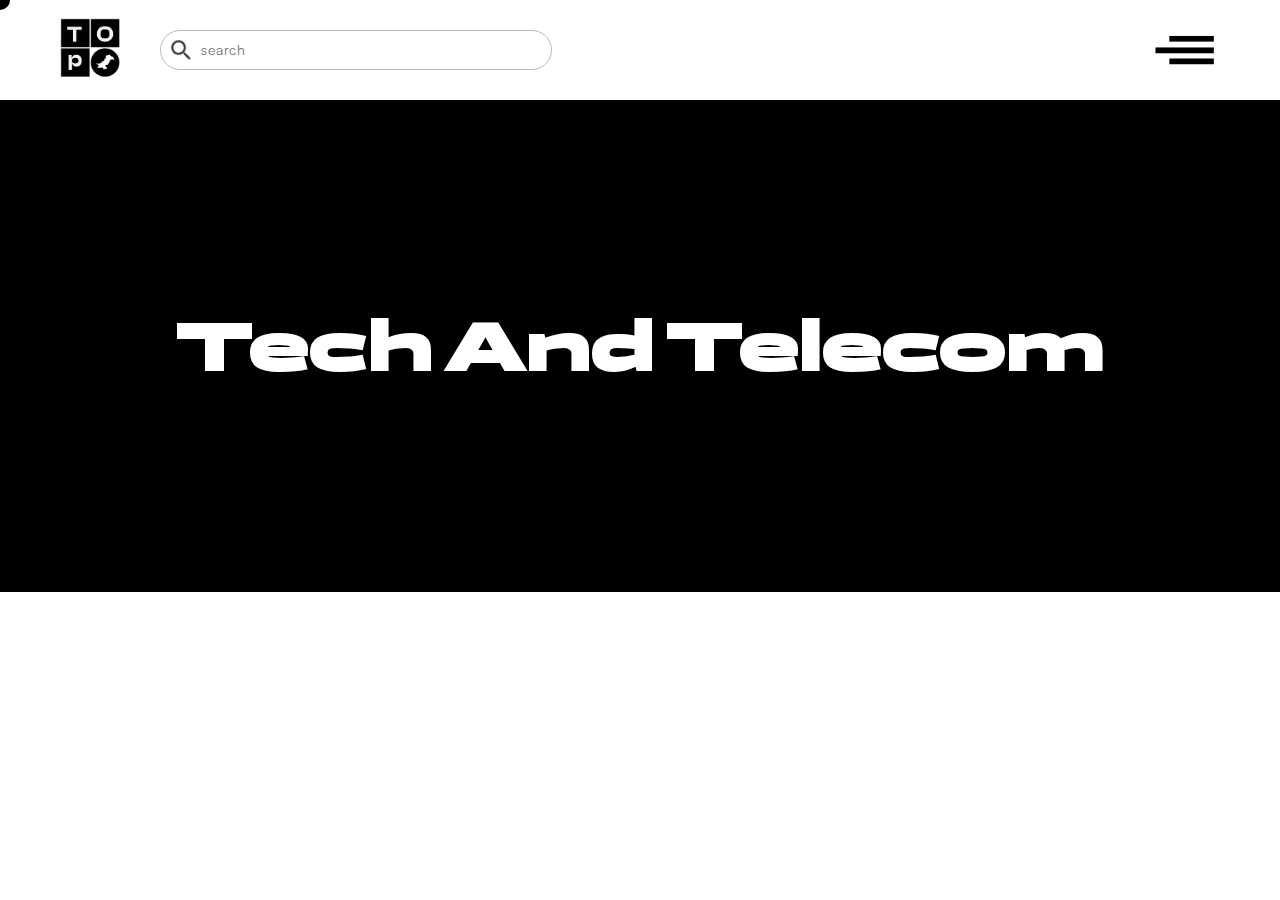
<file: tech.html>
<!DOCTYPE html>
<html lang="en">

<head>
  <meta charset="UTF-8">
  <meta name="viewport" content="width=device-width, initial-scale=1.0">
  <title>Tech And Telecom - Trends Of Pakistan</title>
  <link rel="shortcut icon" href="/assets/img/favicon.png" type="image/x-icon" />
  <link rel="stylesheet" href="style.css" />
</head>

<body>

  <div class="cursor"></div>

  <div class="navbar-promax">
    <!-- header -->
    <div id="header">

      <div class="navbar-right">
        <div class="logo">
          <a href="/"> <img class="cursor-color" src="/assets/img/logo.png" alt="">
          </a>
        </div>

        <div class="serachDiv cursor-color">
          <div class="searchLogo">
            <img src="/assets/img/search.png" alt="" />
          </div>
          <input class="searchbar" type="search" placeholder="search" />
        </div>

      </div>

      <div class="menu-icon bar cursor-color">
        <img class="menu-icon-img" src="/assets/img/open-01.png" alt="">
      </div>
    </div>
    <!-- header end -->

    <!-- menu  -->
    <div class="nav-info">

      <div class="nav-blur"></div>
      <div class="nav-content">
        <div class="nav-close">

          <div class="logo">
            <!-- <img class="cursor-color" src="/assets/img/logo.png" alt=""> -->
          </div>

          <div class="menu-icon close cursor-color">
            <img src="/assets/img/close-01.png" alt="">
          </div>

        </div>

        <div class="nav-links">
          <ul class="nav-links-ul">
            <li class="nav-links-li"><a class="cursor-color nav-links-anchor" href="">Trending News</a></li>
            <li class="nav-links-li"><a class="cursor-color nav-links-anchor" href="/sports.html">Sports</a></li>
            <li class="nav-links-li"><a class="cursor-color nav-links-anchor" href="/health.html">Health</a></li>
            <li class="nav-links-li"><a class="cursor-color nav-links-anchor" href="/politics.html">politics</a></li>
            <li class="nav-links-li"><a class="cursor-color nav-links-anchor" href="/tech.html">Tech And Telecom</a>
            </li>
            <li class="nav-links-li"><a class="cursor-color nav-links-anchor"
                href="/entertainments.html">entertainment</a></li>
            <li class="nav-links-li"><a class="cursor-color nav-links-anchor" href="/education.html">education</a></li>
            <li class="nav-links-li"><a class="cursor-color nav-links-anchor" href="/business.html">Business</a></li>
            <li class="nav-links-li"><a class="cursor-color nav-links-anchor" href="/contact.html">Contact Us</a></li>

          </ul>
        </div>
      </div>

    </div>
    <!-- menu end  -->
  </div>

  <section class="page-section-top cursor-color-white topic-text" data-img="/assets/img/tech.png">
    <h1 class="page-section-top-h1 cursor-color-none">Tech And Telecom</h1>
  </section>


  <script src="script.js"></script>
</body>

</html>
</file>
<file: style.css>
@font-face {
    font-family: ClashDisplay;
    src: url("/assets/fonts/ClashDisplay-Semibold.ttf");
}

@font-face {
    font-family: satoshi;
    src: url("/assets/fonts/Satoshi-Regular.ttf");
}

@font-face {
    font-family: satoshiBold;
    src: url("/assets/fonts/Satoshi-Regular.ttf");
}

@font-face {
    font-family: Panchang;
    src: url("/assets/fonts/Panchang-Extrabold.ttf");
}

* {
    padding: 0;
    margin: 0;
    box-sizing: border-box;
    font-family: satoshi;

    ::selection {
        background-color: #000000;
        color: white;
    }
}

::-webkit-scrollbar {
    width: 10px;
}

::-webkit-scrollbar-track {
    background-color: rgb(255, 255, 255);
}

::-webkit-scrollbar-thumb {
    background-color: black;
}

.cursor {
    background-color: #000000;
    position: fixed;
    border-radius: 50%;
    width: 20px;
    height: 20px;
    margin-left: -10px;
    margin-top: -10px;
    z-index: 1000;
    transform-origin: center center;
    pointer-events: none;
    transition: transform 0.3s ease;
    background-position: center;
    background-size: cover;
    transition: background-image ease 0.5s;
    transition: all linear 0.06s;
}

.color {
    background-color: #0000001f;
    transform: scale(2.5);
}

.white {
    background-color: #ffffff;
}

.cursor-none {
    background-color: #ffffff00;
}

/* navbar */
/* header */
#header {
    background-color: white;
    display: flex;
    align-items: center;
    justify-content: space-between;
    gap: 40px;
    padding: 30px 60px;
    height: 100px;
}

.navbar-right {
    display: flex;
    align-items: center;
    gap: 40px;
}

.navbar-right .menu-icon {
    display: flex;
    align-items: center;
}

#header .logo img {
    width: 60px;
}

#header .menu-icon {
    display: flex;
    align-items: center;
    justify-content: center;
}

#header .menu-icon .menu-icon-img {
    width: 70px;
}

.serachDiv {
    display: flex;
    align-items: center;
    justify-content: center;
    border: 1px solid #BBBBBB;
    border-radius: 50px;
    overflow: hidden;
    padding: 5px;
    height: 40px;
}

.searchbar {
    font-size: 14px;
    padding: 5px;
    outline: 0;
    width: 350px;
    border: 0;
}

.serachDiv .searchLogo {
    display: flex;
    padding: 5px;
}

.serachDiv .searchLogo img {
    width: 20px;
}

.nav-info {
    width: 100%;
    height: 100vh;
    /* background-color: white;  */
    position: fixed;
    right: -150%;
    transition: 0.3s;
    z-index: 8;
    top: 0;
    display: flex;
}

.nav-info .nav-content {
    width: 50%;
    background-color: white;
    border-left: 1px solid black;
}

.nav-info .nav-blur {
    width: 50%;
    background-color: transparent;
    backdrop-filter: blur(3px);
}

.show {
    right: 0px;
}

.nav-info .nav-close {
    width: 100%;
    display: flex;
    justify-content: space-between;
    padding: 30px 60px;
    border-bottom: 1px solid black;
    height: 100px;
}

.nav-info .nav-links {
    height: 100%;
}

.nav-info .nav-links .nav-links-ul {
    display: flex;
    flex-wrap: wrap;
    width: 100%;
    height: calc(100% - 100px);
    /* overflow: scroll; */
    overflow-x: hidden;
}

.nav-info .nav-links .nav-links-ul::-webkit-scrollbar {
    width: 10px;
}

.nav-info .nav-links .nav-links-ul::-webkit-scrollbar-track {
    background-color: rgb(0, 0, 0);
}

.nav-info .nav-links .nav-links-ul::-webkit-scrollbar-thumb {
    border-radius: 100px;
    background-color: rgb(116, 116, 116);
}

.nav-info .nav-links .nav-links-ul .nav-links-li {
    padding: 0px 40px;
    width: 100%;
    display: flex;
    align-items: center;
}

.nav-info .nav-links .nav-links-ul .nav-links-li:hover {
    background-color: #000;
    transition: all 0.3s;
}

.nav-info .nav-links .nav-links-ul .nav-links-li:hover .nav-links-anchor {
    color: white;
}

.nav-info .nav-links .nav-links-ul .nav-links-li .nav-links-anchor {
    text-decoration: none;
    color: #000;
    font-weight: 500;
}

.nav-close .logo img {
    width: 60px;
}

.nav-close .menu-icon {
    display: flex;
    align-items: center;
}

.nav-close .menu-icon img {
    width: 80px;
}

.isActive {
    width: 50px;
    height: 50px;
    margin-right: 10px;
    display: none;
    align-items: center;
    justify-content: center;
}



/* navbar complete */

/* trend news */

.top-news-section {
    width: 100%;
    padding: 30px 60px;
}

.trend-news-section {
    padding-bottom: 50px;
}

.news-topic-div .news-topic-logo {
    width: 60px;
    height: 60px;
}

.news-topic-div {
    display: flex;
    gap: 10px;
}

.category-title {
    font-family: ClashDisplay;
    font-size: 50px;
    margin-bottom: 20px;
}

.trend-news {
    display: flex;
    overflow: hidden;
    /* height: 100%; */
    /* gap: 20px; */
}

.trend-news .trend-news-left {
    width: 50%;
    border: 1px solid #BBBBBB;
    border-radius: 20px;
    border-top-right-radius: 0;
    border-bottom-right-radius: 0;
    padding: 10px;
    overflow: hidden;
}

.trend-news .trend-news-left .trend-news-left-title {
    font-size: 35px;
}

.timeDate {
    display: flex;
    align-items: center;
    gap: 10px;
    margin: 20px 0px;
}

.timeDate .timeDate-category {
    background-color: #000;
    padding: 5px 15px;
    border-radius: 20px;
    display: flex;
    letter-spacing: 1px;
}

.timeDate .timeDate-category a {
    color: #fff;
    font-weight: 600;
    text-decoration: none;
}

.trend-news .trend-news-left .imageDiv img {
    width: 100%;
    border-radius: 10px;
}

.trend-news .trend-news-right {
    width: 50%;
    /* height: 100%; */
    border: 1px solid #BBBBBB;
    border-left: 0;
    border-radius: 20px;
    border-top-left-radius: 0;
    border-bottom-left-radius: 0;
    overflow: hidden;
    display: flex;
    flex-direction: column;
    align-items: center;
    justify-content: center;

}

.trend-news .trend-news-right .trend-news-side {
    display: flex;
    align-items: center;
    width: 100%;
    height: 100%;
    border-bottom: 1px solid #BBBBBB;
    padding: 10px 10px;
}

.trend-news .trend-news-right .trend-news-side-last {
    border: 0;
    border-bottom: 0;
}

.trend-news-side .trend-news-side-content {
    width: 60%;
}

.trend-news-side-content-title {
    font-size: 18px;
}

.trend-news-side-content-para {
    font-size: 14px;
    margin-top: 10px;
}

.timeDate-side {
    font-size: 14px;
}

.trend-news-side .trend-news-side-img {
    width: 40%;
}

.trend-news-side .trend-news-side-img img {
    width: 100%;
    border-radius: 10px;
}

/* trend news complete */

/* footer  */

footer {
    display: flex;
    align-items: start;
    justify-content: space-between;
    padding: 30px 60px;
    gap: 50px;
}

.footer-div {
    width: 30%;
}

.footer-div-2 {
    width: 40%;
}

.footer-div .footer-logo {
    width: 60px;
}

.footer-para {
    margin-top: 20px;
}

.footer-h1 {
    font-size: 24px;
    margin-bottom: 20px;
}

.footer-link {
    margin-bottom: 5px;
}

.footer-social-links {
    display: flex;
    gap: 20px;
}

.footer-social-anchor svg {
    width: 30px;
}

.footer-link .footer-anchor {
    color: #000000;
    text-decoration: none;
    margin-bottom: 5px;
}

.footer-mail-div {
    margin-top: 30px;
}

.footer-mail {
    color: #000;
    text-decoration: none;
    font-size: 18px;
    font-weight: 600;
    letter-spacing: 1px;
}

.ref-div {
    width: 100%;
    display: flex;
    align-items: center;
    justify-content: center;
    background-color: #000000;
}

.ref-p {
    color: #fff;
    padding: 10px;
}


/* All pages  */

.page-section-top {
    display: flex;
    align-items: center;
    justify-content: center;
    background-color: #000;
    padding: 200px 0;
}

.page-section-top-h1 {
    font-family: Panchang;
    color: white;
    font-size: 70px;
    z-index: 2;
}

/* cards section */

.news-cards {
    width: 100%;
    display: flex;
    align-items: center;
    justify-content: center;
    gap: 30px;
    flex-wrap: wrap;
}

.news-cards .news-single-card {
    width: 31%;
}

.news-single-card-img {
    width: 100%;
    height: 250px;
}

.newsCard-img {
    width: 100%;
    height: 100%;
}

/* singlePost/News */

.singleposts-top {
    padding: 30px 60px;
}

.singleposts-heading h1 {
    font-size: 50px;
    font-family: ClashDisplay;
    margin-bottom: 30px;
}

.singleposts-detail {
    width: 100%;
    display: flex;
    align-items: center;
    justify-content: space-between;
}

.singleposts-image {
    padding: 10px 60px;
}

.singleposts-image img {
    border-radius: 30px;
    width: 100%;
    height: 100%;
}

.singleposts-article {
    padding: 30px 60px;
    display: flex;
    gap: 20px;
}

.singlepost-content {
    width: 70%;
}

.recentBox {
    width: 30%;
}

.recentBox-2 {
    background-color: #e1e1e1;
    border-radius: 30px;
    padding: 15px;
}

.recentBox-search {
    width: 100%;
    background-color: white;
    border-radius: 50px;
    overflow: hidden;
    padding: 10px;
    display: flex;
    align-items: center;
    gap: 20px;
    justify-content: center;
    box-shadow: rgba(100, 100, 111, 0.2) 0px 7px 29px 0px;
}

.recentBox-search-img img {
    width: 15px;
}

.recentBox-search input {
    width: 100%;
    border: 0;
    outline: 0;
    font-size: 15px;
}

.recentBox-all {
    display: flex;
    align-items: center;
    justify-content: space-between;
    padding: 20px 10px;
}

.recentBox-all .recentBox-para {
    font-size: 18px;
    color: #000;
}

.recentBox-all .recentBox-viewAll {
    color: black;
    font-size: 18px;
    text-decoration: none;
}

.recentBox-posts {
    overflow: hidden;
    display: flex;
    align-items: center;
    justify-content: center;
    flex-direction: column;
    gap: 20px;
}

.recentBox-post {
    width: 100%;
    height: 225px;
    overflow: hidden;
    border-radius: 20px;
}

.recentBox-img {
    position: relative;
    overflow: hidden;
    height: 100%;
}

.recentBox-img .recentBox-imgSrc {
    width: 100%;
    height: 100%;
    overflow: hidden;
}

.recentBox-gradient {
    position: absolute;
    top: 0;
    width: 100%;
    height: 100%;
    background: linear-gradient(180deg, rgba(2, 0, 36, 0) 0%, rgba(0, 0, 0, 1) 100%);
    overflow: hidden;
}

.recentBox-post-content {
    position: absolute;
    top: 0;
    width: 100%;
    height: 100%;
    display: flex;
    align-items: start;
    justify-content: space-between;
    flex-direction: column;
    padding: 10px;
}

.recentBox-cate {
    padding: 10px;
    background-color: #000;
    padding: 4px 15px;
    border-radius: 50px;
}

.recentBox-cate .recentBox-cate-anchor {
    font-size: 14px;
    text-decoration: none;
    color: white;
}

.recentBox-post-content-h1 {
    font-size: 16px;
    color: white;
    font-weight: 100;
    margin-bottom: 10px;
    padding: 0px 5px;
}

.recentBox-post-content-readMore {
    color: white;
    text-decoration: none;
    font-size: 14px;
    padding: 0px 5px;
}

.sp-content-para {
    font-size: 20px;
    font-weight: 500;
    margin-top: 20px;
    margin-bottom: 20px;
}

.sp-content-heading {
    font-size: 40px;
    font-weight: 900;
    margin-top: 20px;
    margin-bottom: 20px;
    font-family: ClashDisplay;
}

/* social-links  */
.social-links {
    display: flex;
}

.social-links .single-social-link {
    list-style: none;
}

.social-links .single-social-link .social-anchor {
    position: relative;
    width: 60px;
    height: 60px;
    display: block;
    text-align: center;
    margin: 0 10px;
    border-radius: 50%;
    padding: 6px;
    box-sizing: border-box;
    text-decoration: none;
    box-shadow: 0 10px 15px rgba(0, 0, 0, 0.3);
    background: linear-gradient(0deg, #ddd, #fff);
    transition: 0.5s;
}

.social-links .single-social-link .social-anchor:hover {
    box-shadow: 0 2px 5px rgba(0, 0, 0, 0.3);
    text-decoration: none;
}

.social-links .single-social-link .social-anchor .fab {
    width: 100%;
    height: 100%;
    display: block;
    background: linear-gradient(0deg, #fff, #ddd);
    border-radius: 50%;
    line-height: calc(60px - 12px);
    font-size: 24px;
    color: #262626;
    transition: 0.5s;
}

.social-links .single-social-link:nth-child(1) .social-anchor:hover .fab {
    color: #3b5998;
}

.social-links .single-social-link:nth-child(2) .social-anchor:hover .fab {
    color: #00aced;
}

.social-links .single-social-link:nth-child(3) .social-anchor:hover .fab {
    color: #007bb6;
}

.social-links .single-social-link:nth-child(4) .social-anchor:hover .fab {
    color: #e4405f;
}

/*the latest card */


.pageNews-container {
    padding: 30px 60px;
    display: flex;
    gap: 20px;
    width: 100%;
}

.pageNews-article {
    background-color: white;
    width: 70%;
    border-radius: 10px;
}

.page-article {
    display: flex;
    margin-bottom: 50px;
    align-items: center;
}

.page-article .page-article-img {
    margin-right: 15px;
    width: 300px;
    height: 200px;
    border-radius: 10px;
    object-fit: cover;
}

.page-article .page-article-title {
    font-size: 25px;
    font-weight: 900;
    margin-bottom: 10px;
}

.page-article .page-article-para {
    margin-bottom: 5px;
    font-size: 16px;
    max-width: 400px;
}

.page-article .page-article-timeDate {
    color: #777;
    display: flex;
    gap: 10px;
    margin-top: 20px;
}

.page-article-cate-anchor {
    text-decoration: none;
    background-color: #000;
    color: #fff;
    padding: 5px 15px;
    border-radius: 50px;
}

.page-article-timeDate p {
    color: #000;
    font-size: 16px;
}

/* cards container css */

/* h2 {
    font-family: Arbutus Slab, serif;
    font-weight: normal;
    color: #000;
    line-height: 1.25;
}

p {
    position: absolute;
    bottom: 0;
    font-size: 14px;
} */

.multicard-container {
    max-width: 100%;
    display: grid;
    grid-template-columns: repeat(auto-fill, minmax(210px, 1fr));
    grid-gap: 50px;
    /* margin: 0 auto; */
    padding: 60px;
}

.card {
    cursor: pointer;
    position: relative;
    height: 0;
    padding-bottom: 120%;
    --offset-multiplier: 4px;
    transition: transform 0.6s ease;
    --translate: 0;
    transform: translate(var(--translate), var(--translate));
}

.card:hover {
    --offset-multiplier: 6px;
}

.card:hover {
    --translate: calc(-1px * (var(--cards) - 1));
    transition: transform 0.3s ease;
}

.child {
    position: absolute;
    width: 100%;
    height: 100%;
    box-sizing: border-box;
    background: #fff;
    box-shadow: 0px 4px 8px rgba(0, 0, 0, 0.1), 0px -4px 8px rgba(255, 255, 255, 0.8);
    border-radius: 6px;
    transition: inherit;
    --translate: calc(var(--offset) * var(--offset-multiplier));
    transform: translate(var(--translate), var(--translate));
    z-index: 5;
    display: flex;
    justify-content: space-between;
    flex-direction: column;
    padding: 20px
}

.child:nth-child(1) {
    --offset: 0;
    z-index: 4;
}

.child:nth-child(2) {
    --offset: 1;
    z-index: 3;
}

.child:nth-child(3) {
    --offset: 2;
    z-index: 2;
}

/* cards container css end */

/* responsive */
@media screen and (min-width: 600px) and (max-width:1024px) {
    .cursor {
        display: none;
    }

    /* * {
        border: 1px solid red;
    } */

    #header {
        padding: 10px 30px;
    }

    .serachDiv {
        height: 30px;
    }

    .searchbar {
        width: 210px;
    }

    .navbar-right {
        gap: 20px;
    }

    .nav-info .nav-close {
        padding: 10px 30px;
    }

    .nav-info .nav-links .nav-links-ul .nav-links-li {
        padding: 0px 20px;
    }

    .top-news-section {
        padding: 30px 30px;
    }

    .trend-news {
        display: block;
        border: 1px solid #BBBBBB;
        border-radius: 25px;
    }

    .trend-news .trend-news-left {
        width: 100%;
        border: none;
        padding: 20px;
    }

    .trend-news .trend-news-right {
        width: 100%;
        border: none;
    }

    .trend-news .trend-news-right .trend-news-side {
        padding: 15px 20px;
    }

    .trend-news-side-content-title {
        font-size: 14px;
    }

    .trend-news-side-content {
        margin-right: 20px;
    }

    .timeDate {
        display: flex;
        align-items: center;
        gap: 10px;
        margin: 10px 0px;
    }

    .timeDate-card {
        justify-content: center;
    }

    .timeDate .timeDate-category {
        background-color: #fff;
        padding: 0px;
        border-radius: 0px;
        display: flex;
        letter-spacing: 0px;
        border: 0;
    }

    .timeDate .timeDate-category a {
        color: #000;
        font-weight: 100;
        text-decoration: none;
    }

    .timeDate p {
        font-size: 14px;
    }

    .news-single-card-h1 {
        font-size: 16px;
        margin-top: 10px;
        text-align: center;
    }

    .news-cards {
        align-items: start;
    }

    .news-cards .news-single-card {
        width: 45%;
    }

    .news-single-card-img {
        height: 150px;
    }

    .multicard-container {
        padding: 60px 30px;
    }

    footer {
        display: flex;
        padding: 30px;
        flex-direction: column;
    }

    .footer-div {
        width: 100%;
    }

    .footer-div-2 {
        width: 100%;
    }

    /* nextpage  */

    .page-section-top-h1 {
        font-size: 50px;
    }

    .pageNews-container {
        padding: 30px 30px;
        display: block;
        width: 100%;
    }

    .pageNews-article {
        width: 100%;
    }

    .page-article {
        display: block;
        margin-bottom: 30px;
    }

    .page-article .page-article-img {
        margin-right: 0px;
        width: 100%;
        height: 370px;
    }

    .page-article .page-article-para {
        max-width: 100%;
    }

    .recentBox {
        width: 100%;
        margin-top: 30px;
    }

    .recentBox-post {
        height: 370px;
    }

    .recentBox-post-content-h1 {
        font-size: 25px;
    }

    .recentBox-post-content-readMore {
        font-size: 16px;
    }

    /* blogread page */

    .singleposts-top {
        padding: 30px 30px;
    }

    .singleposts-heading h1 {
        font-size: 40px;
        font-family: ClashDisplay;
        margin-bottom: 10px;
        text-align: center;
    }

    .singleposts-detail {
        width: 100%;
        display: block;
    }

    .social-links {
        display: flex;
        align-items: center;
        justify-content: center;
        margin-top: 30px;
    }

    .singleposts-image {
        padding: 10px 0px;
    }

    .singleposts-image img {
        border-radius: 0px;
    }

    .singleposts-article {
        padding: 0px 30px;
        display: block;
        gap: 0px;
    }

    .singlepost-content {
        width: 100%;
    }

    .sp-content-heading {
        font-size: 30px;
        margin-top: 10px;
        margin-bottom: 10px;
    }

    .sp-content-para {
        font-size: 16px;
        font-weight: 500;
        margin-top: 10px;
        margin-bottom: 10px;
    }

}

@media screen and (min-width: 310px) and (max-width:599px) {
    /* * {
        border: 1px solid red;
    } */

    body {
        overflow-x: hidden;
    }

    .cursor {
        display: none;
    }

    #header {
        gap: 0 px;
        padding: 0px 10px;
        overflow-x: hidden;
    }

    #header .logo img {
        width: 50px;
    }

    #header .menu-icon .menu-icon-img {
        width: 40px;
    }

    .nav-close .menu-icon img {
        width: 40px;
    }

    .navbar-right {
        gap: 20px;
    }

    .serachDiv {
        height: 35px;
    }

    .searchbar {
        width: 160px;
    }

    .menu-icon-img {
        width: 60px;
    }

    .nav-info .nav-close {
        padding: 0px 10px;
    }

    .nav-info .nav-links .nav-links-ul .nav-links-li {
        padding: 0px 20px;
    }

    .nav-info .nav-content {
        width: 70%;
    }

    .nav-info .nav-blur {
        width: 30%;
    }

    .top-news-section {
        padding: 30px 10px;
    }

    .news-topic-div {
        display: flex;
        align-items: center;
        justify-content: center;
        gap: 15px;
        margin-bottom: 20px;
    }

    .news-topic-div .news-topic-logo {
        width: 40px;
        height: 40px;
    }

    .category-title {
        font-size: 30px;
        margin: 0;
    }

    .trend-news {
        display: block;
        border: 1px solid #BBBBBB;
        border-radius: 25px;
    }

    .trend-news .trend-news-left {
        width: 100%;
        border: none;
        padding: 10px;
        padding-bottom: 20px;
        border-bottom: 1px solid #BBBBBB;
        border-radius: 20px;
    }

    .trend-news .trend-news-right {
        width: 100%;
        border: none;
    }

    .trend-news .trend-news-right .trend-news-side {
        padding: 10px 20px;
        display: flex;
        align-items: center;
        justify-content: center;
        flex-direction: column-reverse;
    }

    .trend-news-side .trend-news-side-img {
        width: 100%;
    }

    .trend-news-side-content-title {
        font-size: 14px;
        text-align: center;
        margin-top: 10px;
    }

    .trend-news-side-content-para {
        text-align: center;
    }

    .trend-news .trend-news-left .trend-news-left-title {
        font-size: 22px;
        text-align: center;
    }

    .trend-news-side .trend-news-side-content {
        width: 100%;
        margin: 0;
    }

    .timeDate {
        display: flex;
        align-items: center;
        justify-content: center;
        gap: 10px;
        margin: 10px 0px;
    }

    .timeDate-card {
        justify-content: center;
    }

    .timeDate .timeDate-category {
        background-color: #fff;
        padding: 0px;
        border-radius: 0px;
        display: flex;
        letter-spacing: 0px;
        border: 0;
    }

    .timeDate .timeDate-category a {
        color: #000;
        font-weight: 100;
        text-decoration: none;
    }

    .timeDate p {
        font-size: 14px;
    }

    .news-single-card-h1 {
        font-size: 16px;
        margin-top: 10px;
        text-align: center;
    }

    .news-cards {
        align-items: start;
        gap: 20px;
    }

    .newsCard-img {
        border-radius: 20px;
    }

    .news-cards .news-single-card {
        width: 100%;
    }

    .news-single-card-img {
        height: 215px;
    }

    .multicard-container {
        padding: 60px 30px;
    }

    footer {
        display: flex;
        padding: 30px 20px;
        flex-direction: column;
    }

    .footer-div {
        width: 100%;
    }

    .footer-div-2 {
        width: 100%;
    }

    .footer-mail {
        font-size: 16px;
    }

    /* next page  */

    .page-section-top-h1 {
        font-size: 25px;
    }

    .pageNews-container {
        padding: 15px;
        display: block;
        width: 100%;
    }

    .pageNews-article {
        width: 100%;
    }

    .page-article {
        display: block;
        margin-bottom: 30px;
    }

    .page-article .page-article-title {
        font-size: 22px;
        text-align: center;
    }

    .page-article .page-article-img {
        margin-right: 0px;
        width: 100%;
        height: 250px;
    }

    .page-article .page-article-para {
        max-width: 100%;
        text-align: center;
    }

    .page-article .page-article-timeDate {
        justify-content: center;
        margin-top: 10px;
    }

    .page-article-cate-anchor {
        text-decoration: none;
        background-color: #fff;
        color: #000;
        padding: 0px 0px;
        border-radius: 0;
    }

    .recentBox {
        width: 100%;
        margin-top: 30px;
    }

    .recentBox-post {
        height: 225px;
    }

    .recentBox-post-content-h1 {
        font-size: 16px;
    }

    .recentBox-post-content-readMore {
        font-size: 16px;
    }

    /* blogread page */

    .singleposts-top {
        padding: 20px 10px;
    }

    .singleposts-heading h1 {
        font-size: 30px;
        text-align: center;
        margin-bottom: 0px;
    }

    .singleposts-detail {
        width: 100%;
        display: block;
    }

    .social-links {
        display: flex;
        align-items: center;
        justify-content: center;
        margin-top: 30px;
    }

    .singleposts-image {
        padding: 10px 0px;
    }

    .singleposts-image img {
        border-radius: 0px;
    }

    .singleposts-article {
        padding: 0px 10px;
        display: block;
        gap: 0px;
    }

    .singlepost-content {
        width: 100%;
    }

    .sp-content-heading {
        font-size: 30px;
        margin-top: 10px;
        margin-bottom: 10px;
    }

    .sp-content-para {
        font-size: 16px;
        font-weight: 500;
        margin-top: 10px;
        margin-bottom: 10px;
    }

    .sp-content-para {
        text-align: center;
    }

    .sp-content-heading {
        font-size: 25px;
        text-align: center;
    }
}
</file>
<file: carousel.css>
@import url("https://fonts.googleapis.com/css?family=Titillium+Web:400,700&display=swap");

@font-face {
  font-family: ClashDisplay;
  src: url("/assets/fonts/ClashDisplay-Semibold.ttf");
}

@font-face {
  font-family: satoshi;
  src: url("/assets/fonts/Satoshi-Regular.ttf");
}

@font-face {
  font-family: satoshiBold;
  src: url("/assets/fonts/Satoshi-Regular.ttf");
}

@font-face {
  font-family: Panchang;
  src: url("/assets/fonts/Panchang-Extrabold.ttf");
}

*,
*::before,
*::after {
  box-sizing: border-box;
}

body {
  margin: 0;
  padding: 0;
  font-family: "Titillium Web", sans-serif;
}

.carousel {
  min-height: calc(80vh - 121px);
  position: relative;
}

.progress-bar {
  position: absolute;
  top: 0;
  left: 0;
  height: 5px;
  width: 100%;
}

.progress-bar__fill {
  width: 0;
  height: inherit;
  background: #000000;
  transition: all 0.16s;
}

.progress-bar--primary {
  z-index: 2;
}

.main-post-wrapper {
  position: absolute;
  width: 100%;
  height: 100%;
}

.slides {
  width: 100%;
  height: 100%;
  position: relative;
  overflow: hidden;
}

.main-post {
  position: absolute;
  top: 100%;
  right: 0;
  left: 0;
  bottom: 0;
  width: 100%;
  height: 100%;
}

.main-post__image {
  position: absolute;
  top: 0;
  left: 0;
  width: 100%;
  height: 100%;
  bottom: 0;
}

.main-post__image img {
  width: 100%;
  height: 100%;
  display: block;
  -o-object-fit: cover;
  object-fit: cover;
}

.main-post__image::before {
  content: "";
  display: block;
  position: absolute;
  top: 0;
  left: 0;
  width: 100%;
  height: 100%;
  background: rgba(14, 13, 14, 0.5);
}

.main-post__content {
  position: absolute;
  top: 70%;
  left: 4%;
  transform: translateY(-40%);
  color: #fff;
  width: 90%;
}

.main-post__tag-wrapper {
  margin: 0;
  display: inline-flex;
  overflow: hidden;
}



.main-post__tag {
  font-size: 12px;
  background: #000;
  padding: 6px 18px;
}

.main-post__title {
  font-size: 20px;
}

.main-post__link {
  text-decoration: none;
  color: #fff;
  text-transform: uppercase;
  letter-spacing: 1.5px;
  display: inline-flex;
  align-items: center;
  margin-top: 20px;
}

.main-post__link-text {
  font-size: 0.9em;
}

.main-post__link-icon--arrow {
  margin-left: 12px;
}

.main-post__link-icon--play-btn {
  margin-right: 12px;
}

.main-post__link:hover .main-post__link-text,
.main-post__link:hover .main-post__link-icon--arrow path {
  color: #000;
  stroke: #000;
}

.main-post--active {
  top: 0;
  z-index: 1;
  transition: top 0.9s 0.4s ease-out;
}

.main-post--not-active {
  top: 100%;
  z-index: 0;
  transition: top 0.75s 2s;
}

.carousel-brand {
  display: flex;
  align-items: center;
  margin-top: 10px;
  gap: 10px;
}

.carousel-logo {
  width: 30px;
}

.carousel-head {
  font-size: 20px;
  font-family: ClashDisplay;
}

.main-post.main-post--active .main-post__tag-wrapper {
  width: 25%;
  transition: all 0.98s 1.9s;
}

.main-post.main-post--not-active .main-post__tag-wrapper {
  width: 0;
  transition: width 0.3s 0.2s;
}

.main-post.main-post--active .main-post__title,
.main-post.main-post--active .carousel-brand {
  opacity: 1;
  transform: translateY(0);
  transition: opacity 0.8s 1.42s, transform 0.5s 1.4s;
}

.main-post.main-post--not-active .main-post__title,
.main-post.main-post--not-active .carousel-brand {
  transform: translateY(40px);
  opacity: 0;
  transition: transform 0.2s 0.35s, opacity 0.5s 0.2s;
}

.main-post.main-post--active .main-post__link {
  opacity: 1;
  transition: opacity 0.9s 2.2s;
}

.main-post.main-post--not-active .main-post__link {
  opacity: 0;
  transition: opacity 0.5s 0.2s;
}

.posts-wrapper {
  display: grid;
  grid-template-columns: repeat(3, 1fr);
  -moz-column-gap: 14px;
  column-gap: 14px;
  position: absolute;
  bottom: 0;
  max-width: 95%;
  margin: auto;
  left: 50%;
  transform: translateX(-50%);
  width: 100%;
  z-index: 1;
}

.post {
  background: rgba(14, 13, 14, 0.6);
  opacity: 0.3;
  color: #fff;
  position: relative;
  padding: 16px 20px;
  transition: opacity 0.2s linear;
}

.post__header {
  display: flex;
  justify-content: space-between;
  align-items: center;
  font-size: 0.8em;
}

.post__tag {
  color: #80837e;
}

.post__title {
  font-weight: 400;
  font-size: 0.95em;
  line-height: 1.5;
}

.post--active {
  opacity: 1;
  background: rgba(14, 13, 14, 0.75);
  pointer-events: none;
}

.post--disabled {
  pointer-events: none;
}

.post:hover {
  cursor: pointer;
  opacity: 1;
}

.hide-on-mobile {
  display: none;
}

@media screen and (min-width: 768px) {

  .carousel {
    min-height: calc(100vh - 100px);
    position: relative;
  }

  .main-post__title {
    font-size: 2.9em;
  }

  .carousel-head {
    font-size: 30px;
  }

  .carousel-logo {
    width: 40px;
  }

  .main-post__tag {
    font-size: 0.95em;
  }

}

@media screen and (min-width: 1024px) {

  .carousel {
    min-height: calc(100vh - 100px);
    position: relative;
  }

  .hide-on-mobile {
    display: grid;
  }

  .main-post__tag {
    font-size: 0.95em;
  }

  .carousel-logo {
    width: 40px;
  }

  .carousel-head {
    font-size: 30px;
  }

  .hide-on-desktop {
    display: none;
  }

  .progress-bar__fill {
    background: #ffffff;
  }

  .main-post__content {
    top: 44%;
  }
}

@media screen and (min-width: 1440px) {

  .carousel {
    min-height: calc(100vh - 100px);
    position: relative;
  }

  .main-post__content {
    width: 45%;
  }

  .carousel-logo {
    width: 40px;
  }

  .main-post__tag {
    font-size: 0.95em;
  }

  .carousel-head {
    font-size: 30px;
  }

  .posts-wrapper {
    left: 80%;
    transform: translatex(-80%);
    max-width: 70%;
  }

}
</file>
